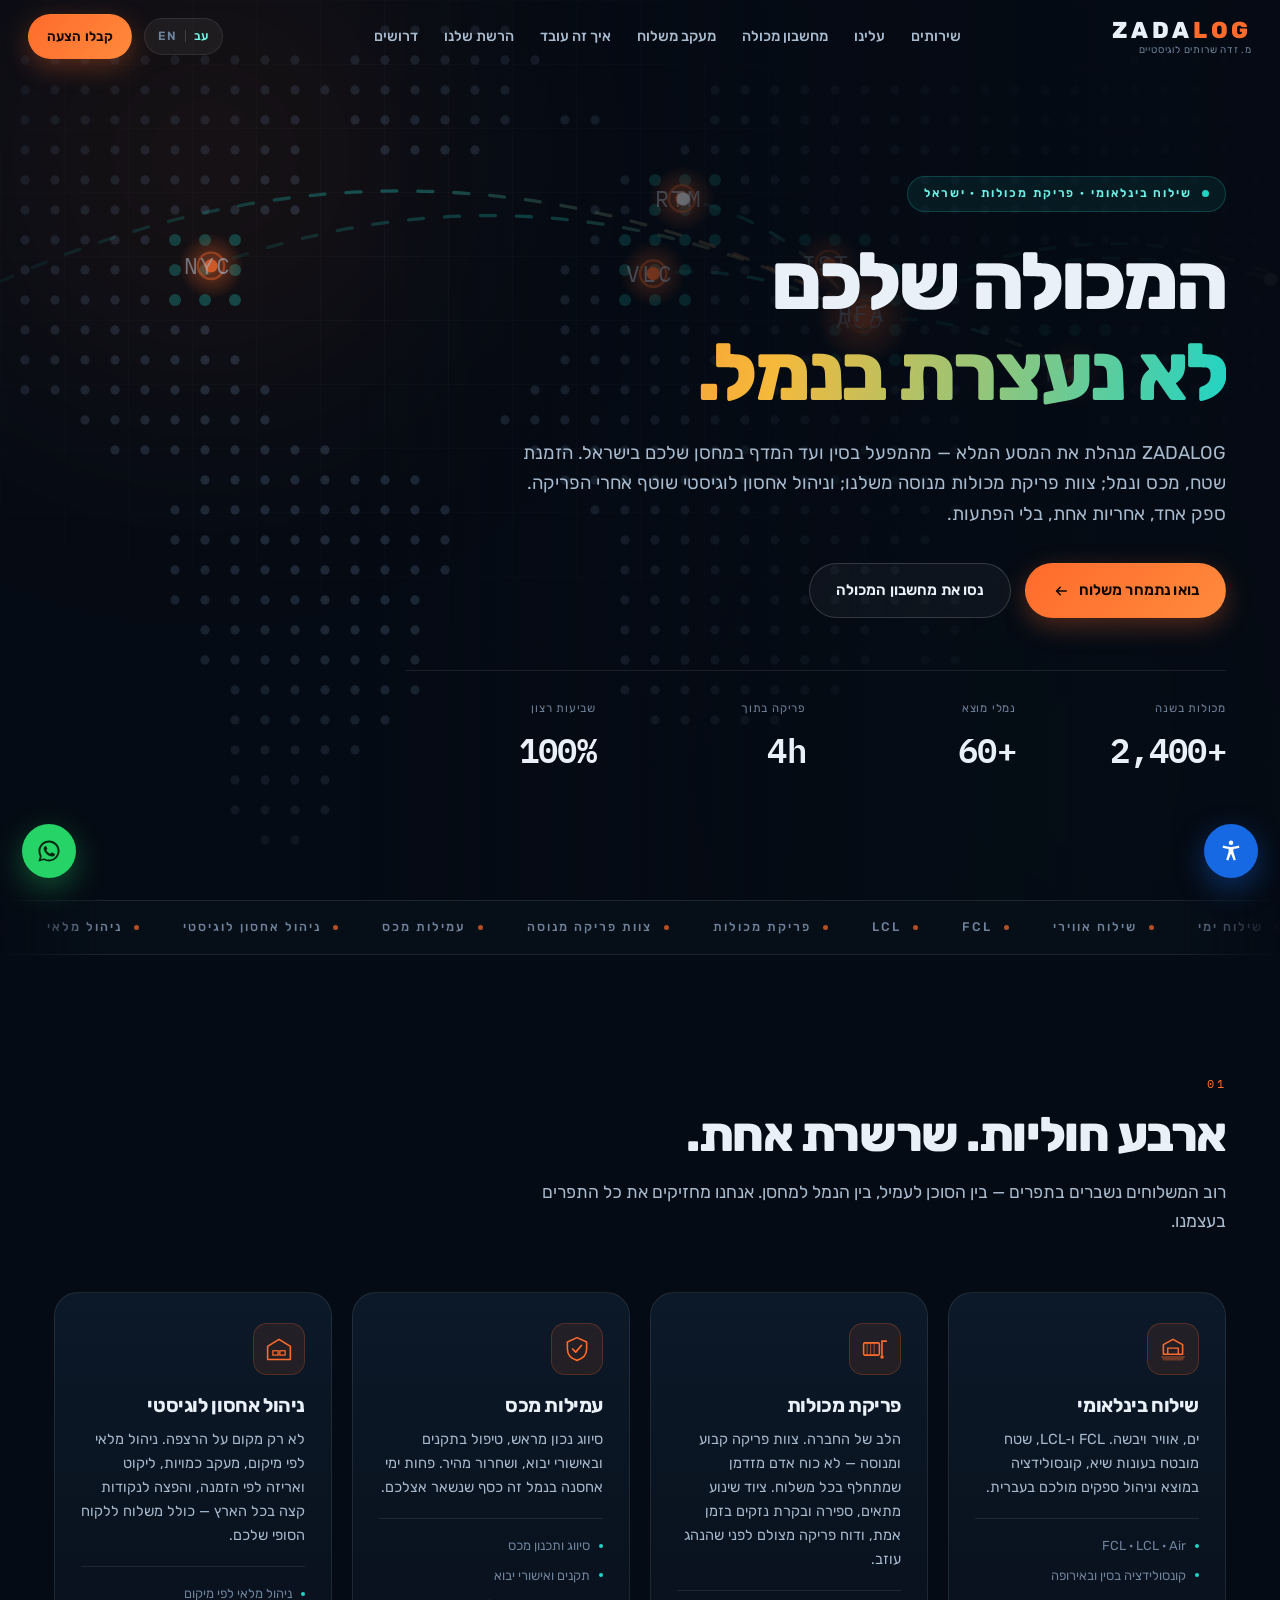
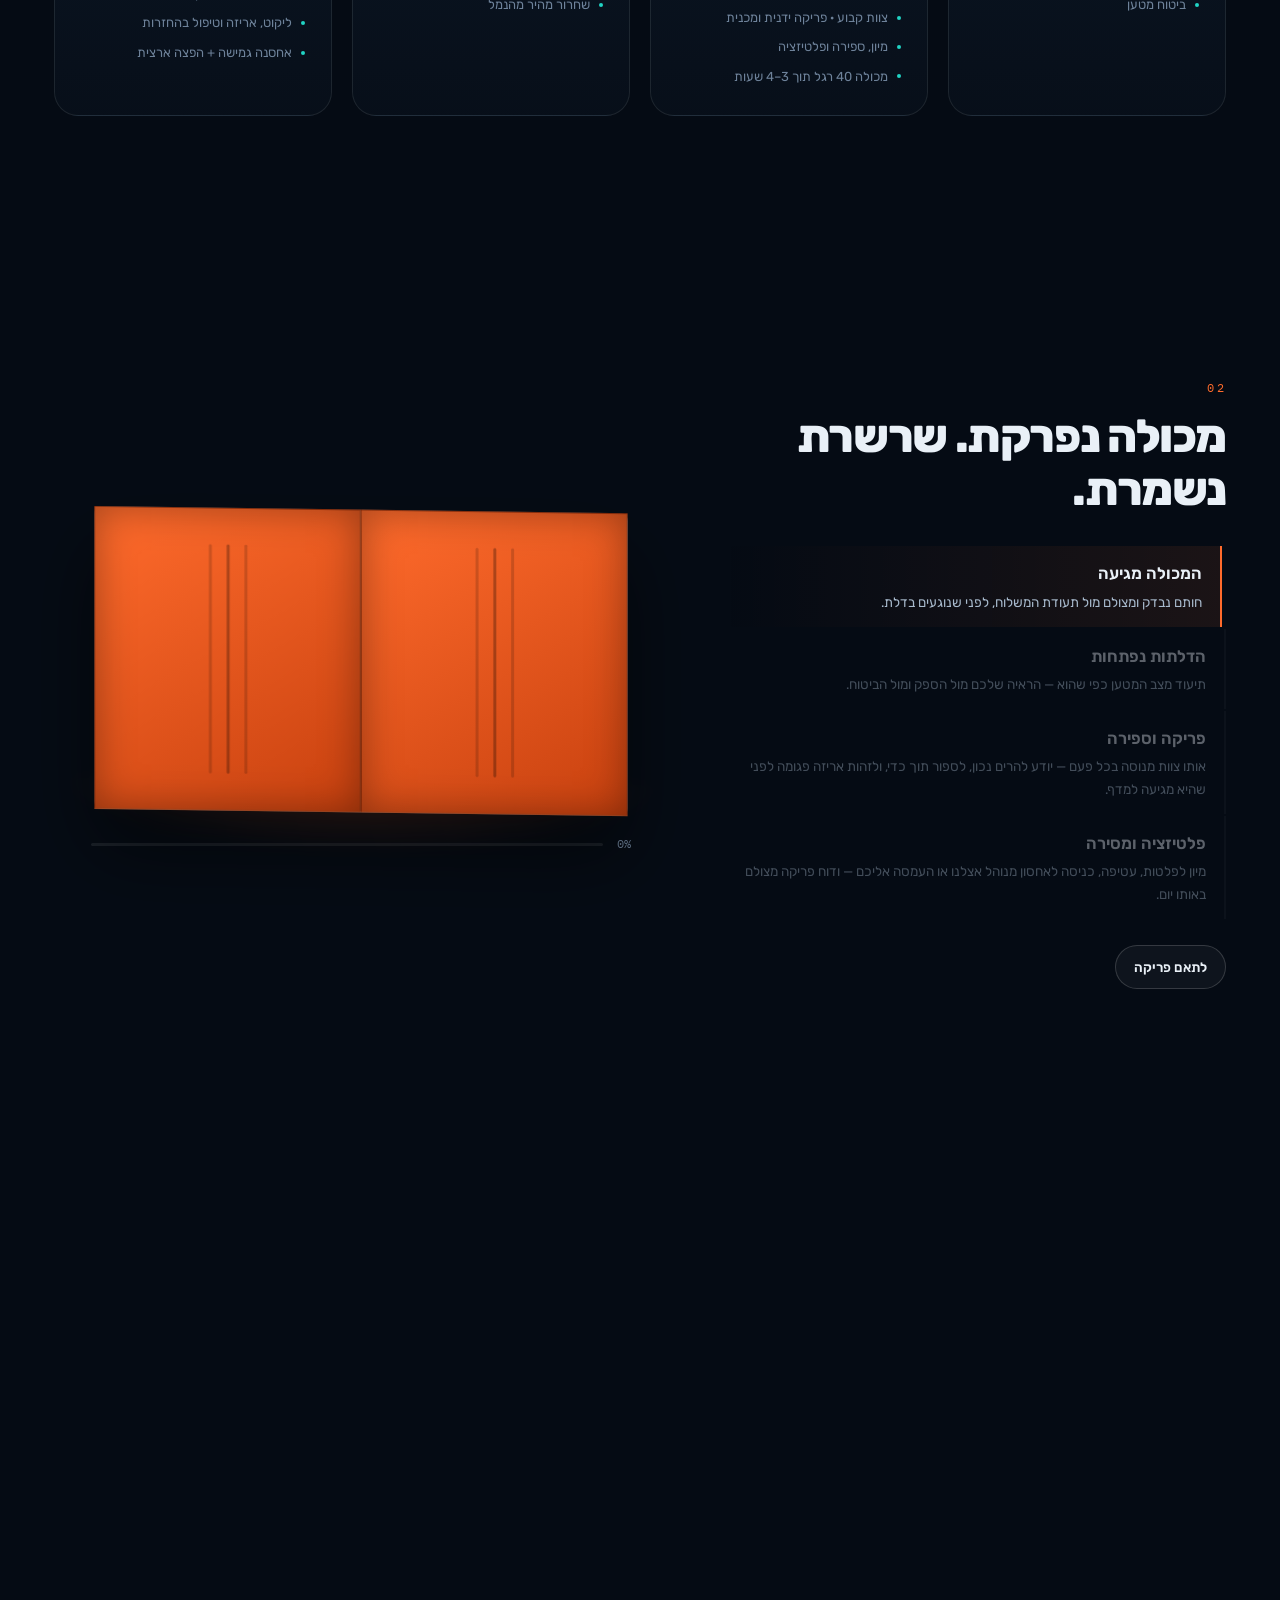
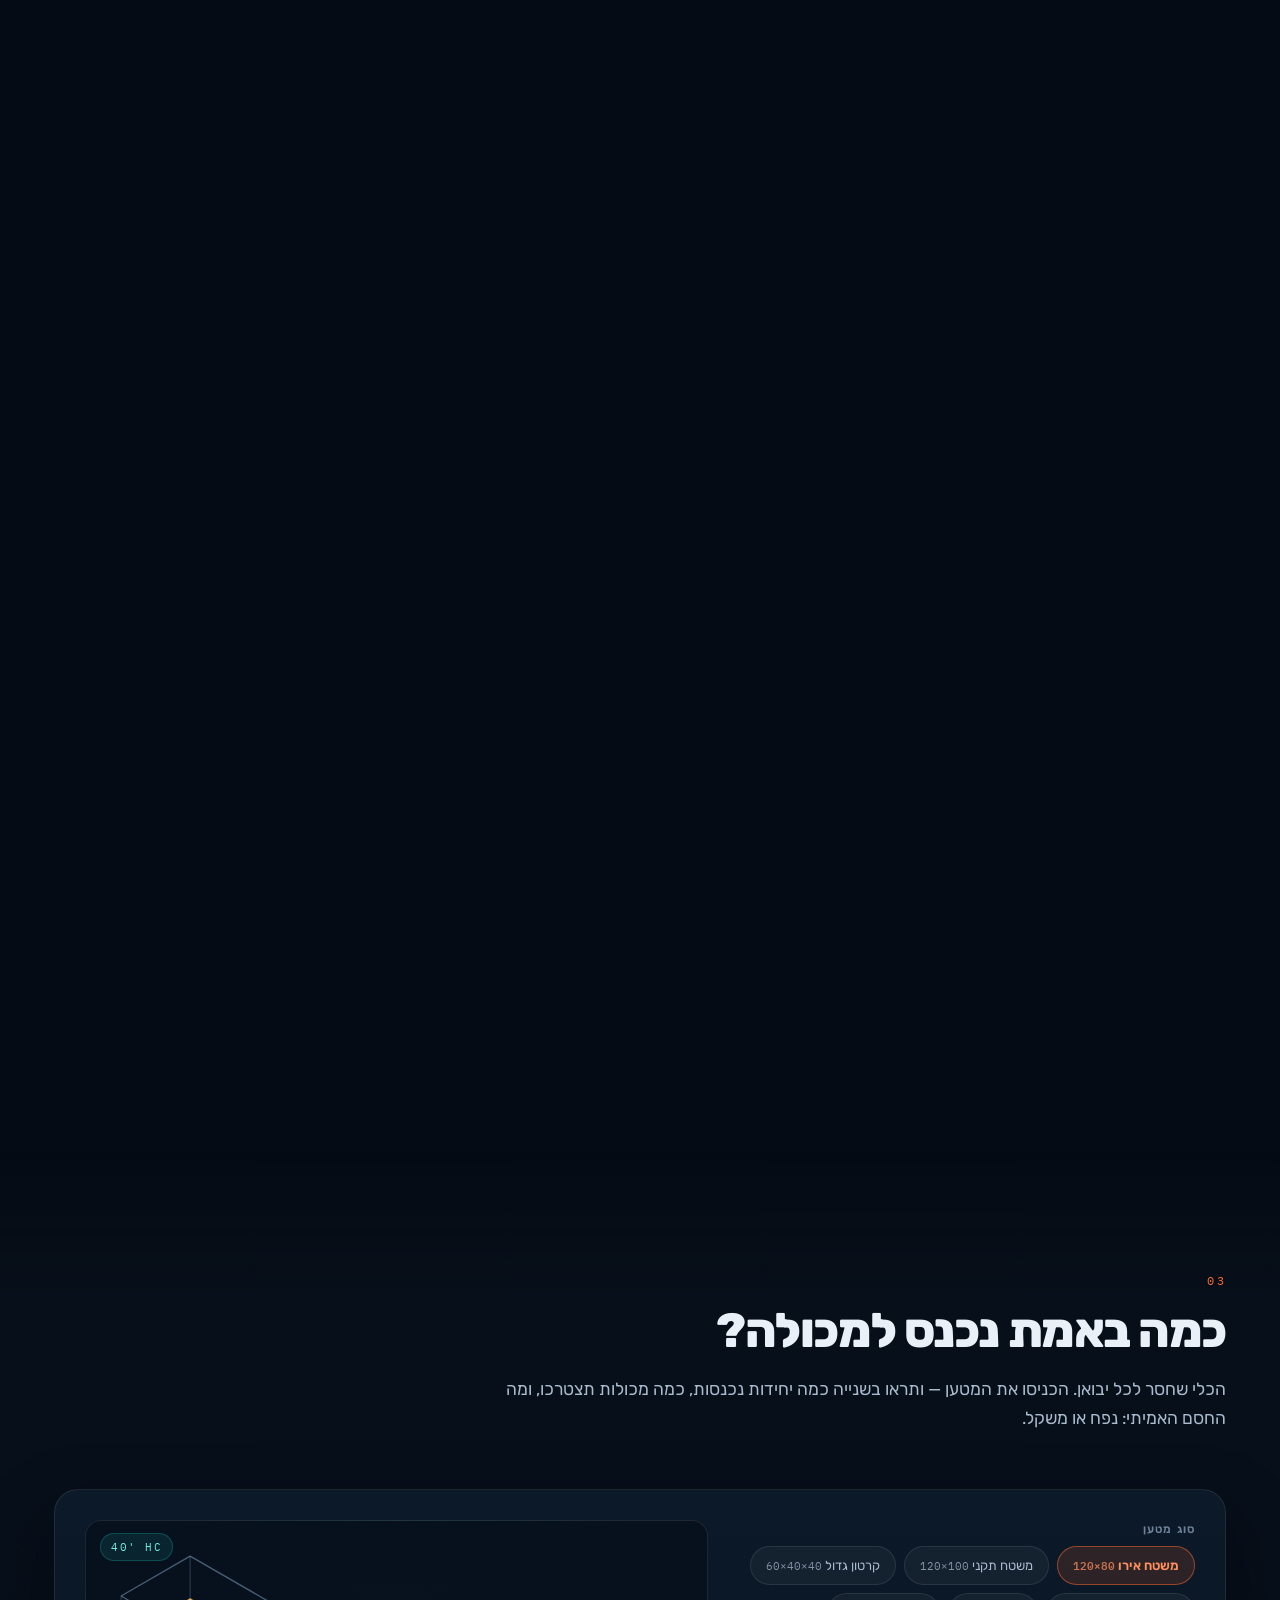
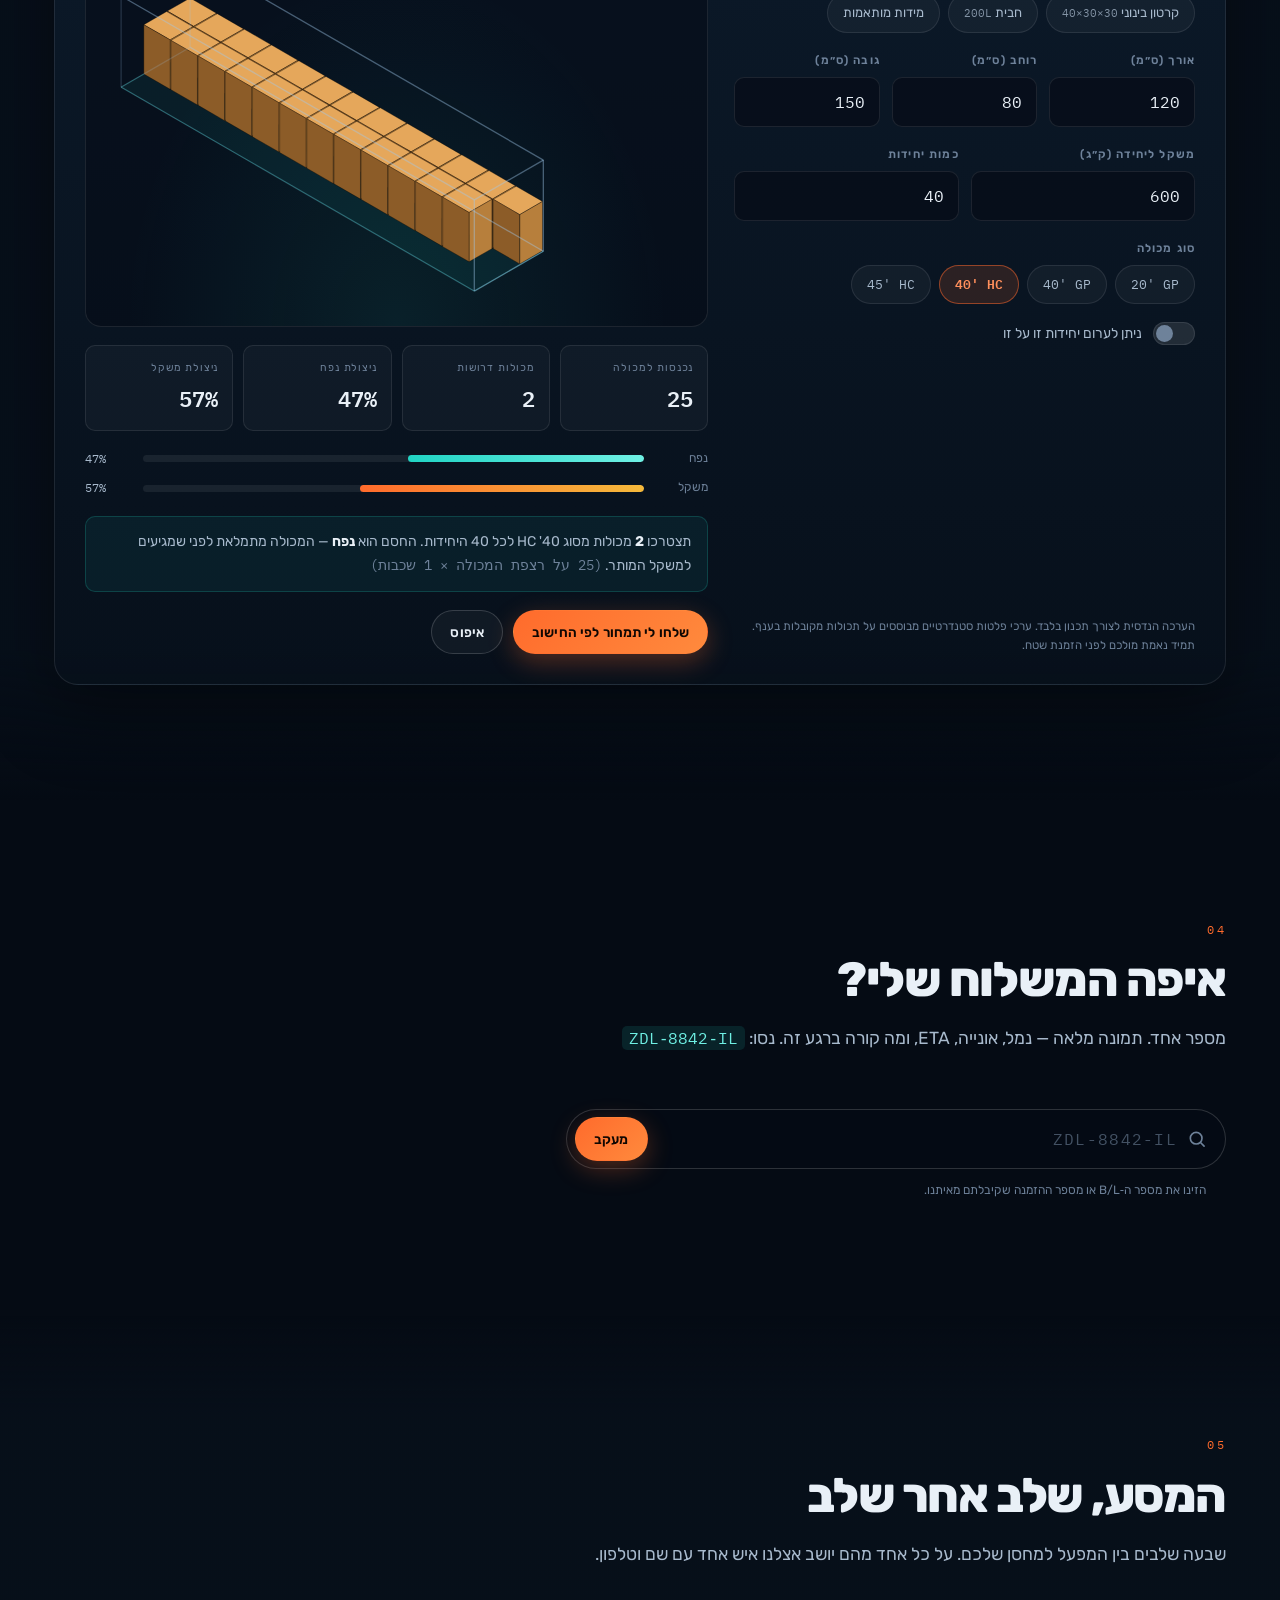
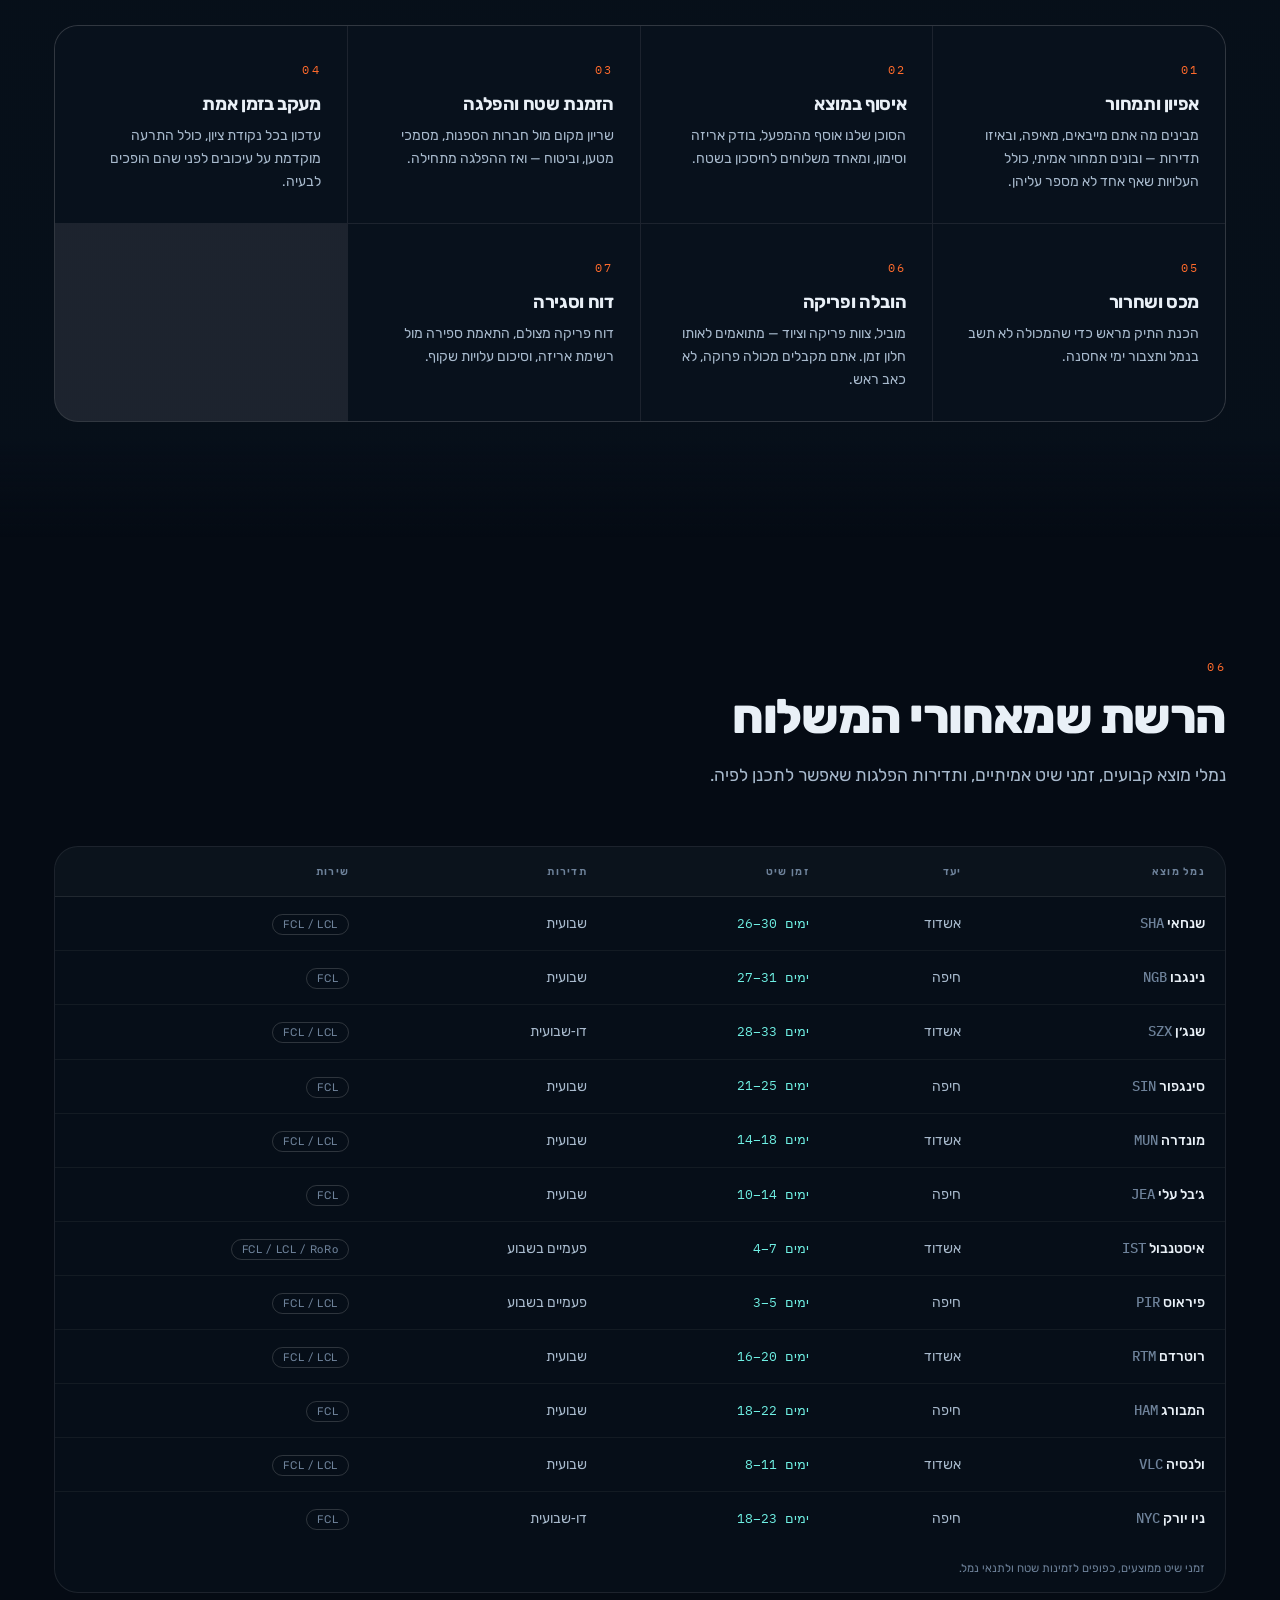
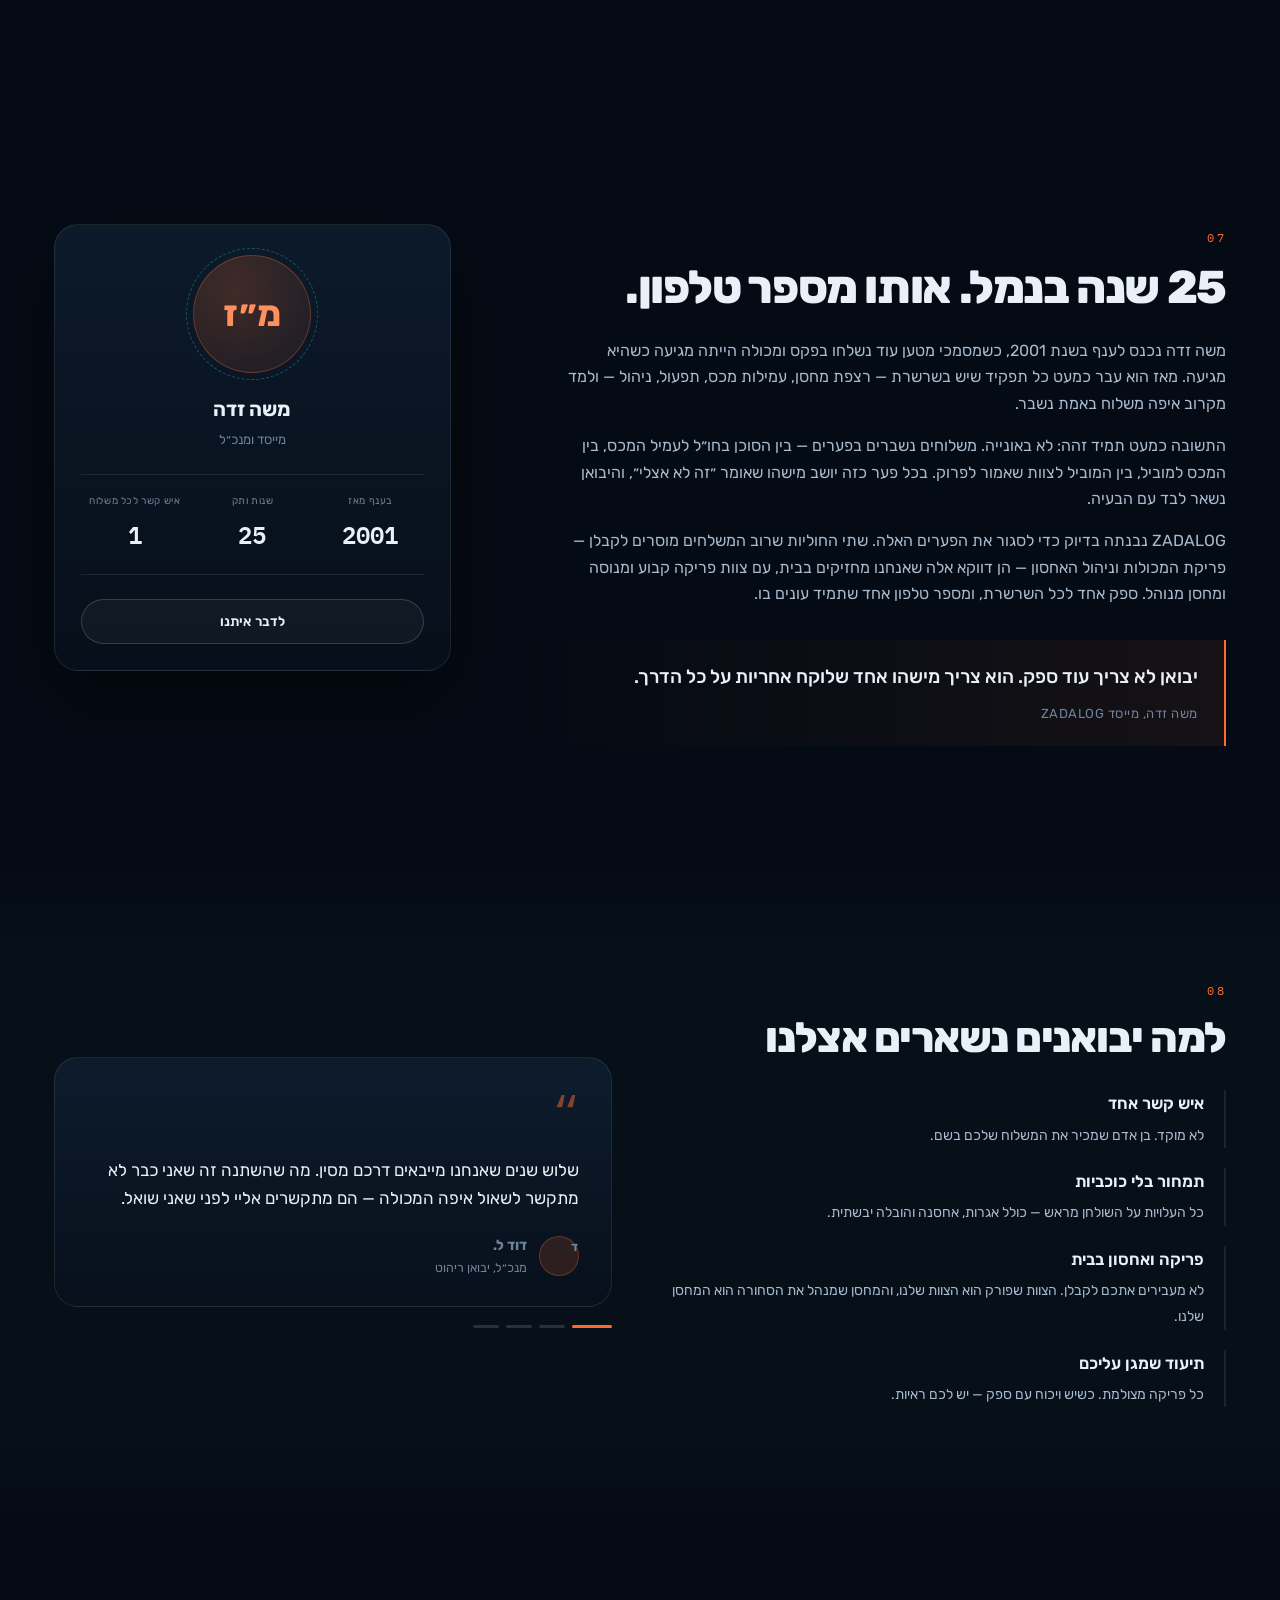
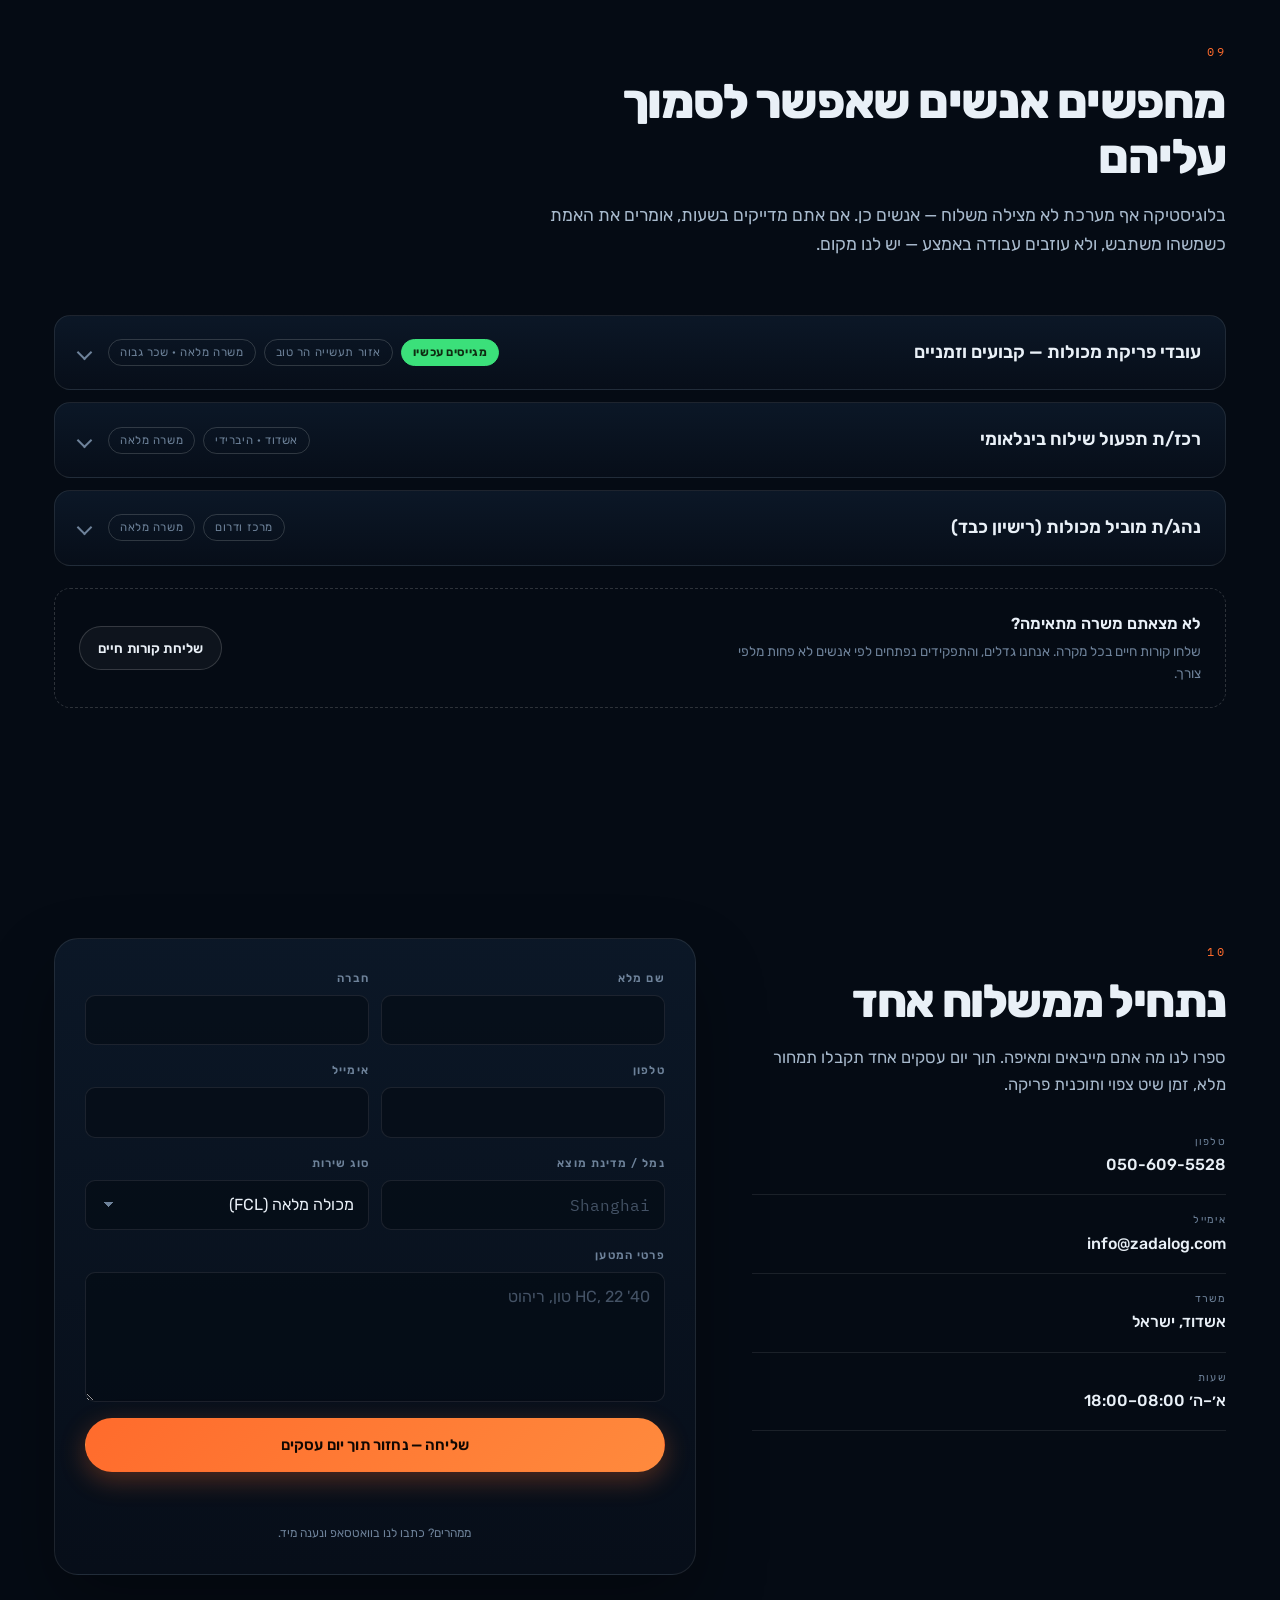
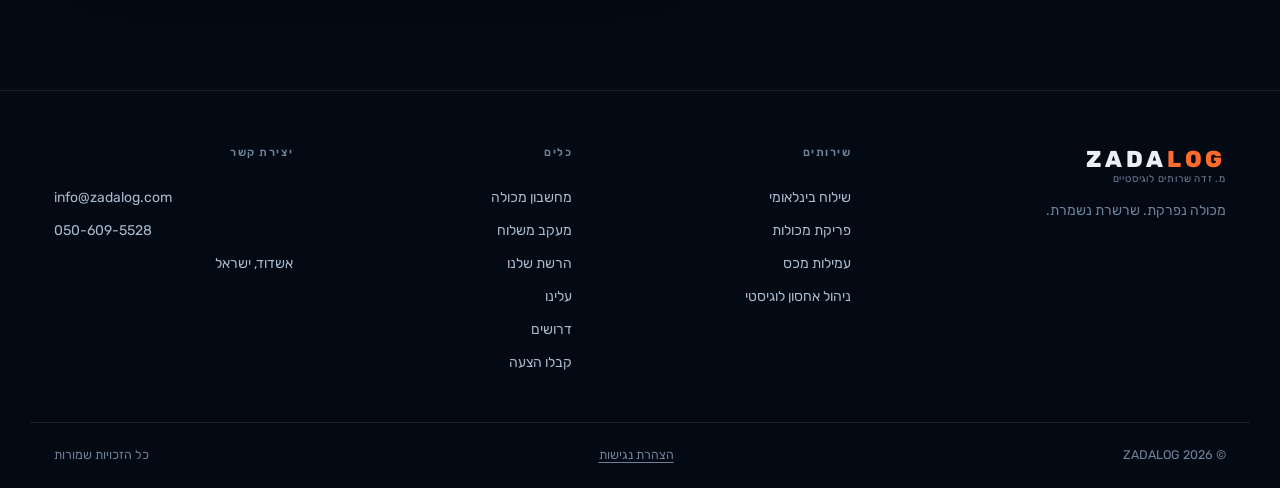
<file: index.html>
<!doctype html>
<html lang="he" dir="rtl">
<head>
<meta charset="utf-8">
<meta name="viewport" content="width=device-width, initial-scale=1, viewport-fit=cover">
<title>ZADALOG — שילוח בינלאומי ופריקת מכולות</title>
<meta name="description" content="ZADALOG — חברת לוגיסטיקה ישראלית. שילוח בינלאומי מקצה לקצה, צוות פריקת מכולות מנוסה, עמילות מכס וניהול אחסון לוגיסטי. מכולה נפרקת. שרשרת נשמרת.">
<meta name="theme-color" content="#050B14">
<link rel="icon" href="/assets/favicon.svg" type="image/svg+xml">
<link rel="canonical" href="https://zadalog.com/">

<meta property="og:type" content="website">
<meta property="og:site_name" content="ZADALOG">
<meta property="og:title" content="ZADALOG — שילוח בינלאומי ופריקת מכולות">
<meta property="og:description" content="ניהול שילוח בינלאומי מקצה לקצה, פריקת מכולות, עמילות מכס ואחסנה.">
<meta property="og:url" content="https://zadalog.com/">
<meta property="og:image" content="https://zadalog.com/assets/og.png">
<meta name="twitter:card" content="summary_large_image">

<link rel="preconnect" href="https://fonts.googleapis.com">
<link rel="preconnect" href="https://fonts.gstatic.com" crossorigin>
<link href="https://fonts.googleapis.com/css2?family=Rubik:wght@300;400;500;600;700;800;900&family=IBM+Plex+Mono:wght@400;500;600&display=swap" rel="stylesheet">
<link rel="stylesheet" href="/styles/main.css">

<script type="application/ld+json">
{
  "@context": "https://schema.org",
  "@type": "MovingCompany",
  "name": "ZADALOG",
  "alternateName": "זאדאלוג",
  "url": "https://zadalog.com",
  "description": "Israeli logistics company specialising in international freight forwarding and container unloading.",
  "areaServed": "IL",
  "knowsLanguage": ["he", "en"],
  "serviceType": ["International freight forwarding", "Container unloading", "Customs brokerage", "Warehousing"]
}
</script>
</head>
<body>

<a class="skip-link" href="#main" data-i18n="skip">דילוג לתוכן</a>

<!-- ============ GRAIN + AMBIENT ============ -->
<div class="ambient" aria-hidden="true">
  <div class="ambient__glow ambient__glow--a"></div>
  <div class="ambient__glow ambient__glow--b"></div>
  <div class="ambient__grid"></div>
</div>

<!-- ============ VOYAGE RAIL ============ -->
<nav class="voyage" aria-label="Voyage progress" aria-hidden="true">
  <div class="voyage__track">
    <div class="voyage__fill" id="voyageFill"></div>
    <div class="voyage__ship" id="voyageShip">
      <svg viewBox="0 0 24 24" width="16" height="16" aria-hidden="true"><path d="M3 17h18l-2 4H5l-2-4Zm2-2V9l7-4 7 4v6H5Z" fill="currentColor"/></svg>
    </div>
  </div>
  <ul class="voyage__ports" id="voyagePorts"></ul>
</nav>

<!-- ============ HEADER ============ -->
<header class="nav" id="nav">
  <a class="brand" href="#top" aria-label="ZADALOG">
    <span class="brand__text">
      <span class="brand__name">ZADA<em>LOG</em></span>
      <span class="brand__tag" data-i18n="brandTag">מ. זדה שרותים לוגיסטיים</span>
    </span>
  </a>

  <ul class="nav__links" id="navLinks">
    <li><a href="#services" data-i18n="navServices">שירותים</a></li>
    <li><a href="#about" data-i18n="navAbout">עלינו</a></li>
    <li><a href="#planner" data-i18n="navPlanner">מחשבון מכולה</a></li>
    <li><a href="#track" data-i18n="navTrack">מעקב משלוח</a></li>
    <li><a href="#process" data-i18n="navProcess">איך זה עובד</a></li>
    <li><a href="#network" data-i18n="navNetwork">הרשת שלנו</a></li>
    <li><a href="#careers" data-i18n="navJobs">דרושים</a></li>
  </ul>

  <div class="nav__actions">
    <button class="lang" id="langToggle" type="button" aria-label="Switch language">
      <span class="lang__opt is-on" data-lang="he">עב</span>
      <span class="lang__sep"></span>
      <span class="lang__opt" data-lang="en">EN</span>
    </button>
    <a class="btn btn--primary btn--sm" href="#contact" data-i18n="navCta">קבלו הצעה</a>
    <button class="burger" id="burger" type="button" aria-label="Menu" aria-expanded="false"><span></span><span></span><span></span></button>
  </div>
</header>

<main id="main">
<span id="top"></span>

<!-- ============ HERO ============ -->
<section class="hero" data-port="hero" data-port-he="נמל הבית" data-port-en="Home Port">
  <div class="hero__map" aria-hidden="true">
    <svg id="worldMap" viewBox="0 0 720 300" preserveAspectRatio="xMidYMid slice"></svg>
  </div>

  <div class="hero__inner">
    <div class="hero__copy">
      <div class="eyebrow reveal">
        <span class="eyebrow__pulse"></span>
        <span data-i18n="heroEyebrow">שילוח בינלאומי · פריקת מכולות · ישראל</span>
      </div>

      <h1 class="hero__title reveal" data-delay="1">
        <span class="line" data-i18n="heroT1">המכולה שלכם</span>
        <span class="line hero__title--accent" data-i18n="heroT2">לא נעצרת בנמל.</span>
      </h1>

      <p class="hero__sub reveal" data-delay="2" data-i18n="heroSub">
        ZADALOG מנהלת את המסע המלא — מהמפעל בסין ועד המדף במחסן שלכם בישראל. הזמנת שטח, מכס ונמל; צוות פריקת מכולות מנוסה משלנו; וניהול אחסון לוגיסטי שוטף אחרי הפריקה. ספק אחד, אחריות אחת, בלי הפתעות.
      </p>

      <div class="hero__cta reveal" data-delay="3">
        <a class="btn btn--primary" href="#contact">
          <span data-i18n="heroCta1">בואו נתמחר משלוח</span>
          <svg viewBox="0 0 24 24" width="18" height="18" aria-hidden="true"><path d="M5 12h13m0 0-5-5m5 5-5 5" fill="none" stroke="currentColor" stroke-width="2" stroke-linecap="round" stroke-linejoin="round"/></svg>
        </a>
        <a class="btn btn--ghost" href="#planner" data-i18n="heroCta2">נסו את מחשבון המכולה</a>
      </div>

      <dl class="hero__stats reveal" data-delay="4">
        <div><dt data-i18n="stat1">מכולות בשנה</dt><dd class="num" data-count="2400" data-suffix="+">0</dd></div>
        <div><dt data-i18n="stat2">נמלי מוצא</dt><dd class="num" data-count="60" data-suffix="+">0</dd></div>
        <div><dt data-i18n="stat3">פריקה בתוך</dt><dd class="num" data-count="4" data-suffix="h">0</dd></div>
        <div><dt data-i18n="stat4">שביעות רצון</dt><dd class="num" data-count="100" data-suffix="%">0</dd></div>
      </dl>
    </div>

  </div>

  <div class="hero__scroll" aria-hidden="true">
    <span data-i18n="scroll">גללו</span>
    <i></i>
  </div>
</section>

<!-- ============ MARQUEE ============ -->
<div class="marquee" aria-hidden="true">
  <div class="marquee__row" id="marqueeRow"></div>
</div>

<!-- ============ SERVICES ============ -->
<section class="section" id="services" data-port="services" data-port-he="שירותים" data-port-en="Services">
  <div class="wrap">
    <header class="sec-head reveal">
      <span class="sec-num">01</span>
      <h2 data-i18n="svcTitle">ארבע חוליות. שרשרת אחת.</h2>
      <p data-i18n="svcSub">רוב המשלוחים נשברים בתפרים — בין הסוכן לעמיל, בין הנמל למחסן. אנחנו מחזיקים את כל התפרים בעצמנו.</p>
    </header>

    <div class="svc-grid" id="svcGrid">
      <article class="svc reveal" data-svc="freight">
        <div class="svc__icon">
          <svg viewBox="0 0 32 32" aria-hidden="true"><path d="M2 24h28l-3 5H5l-3-5Z" fill="currentColor" opacity=".35"/><path d="M5 22V11l11-6 11 6v11H5Z" fill="none" stroke="currentColor" stroke-width="1.8" stroke-linejoin="round"/><path d="M10 22v-7h12v7" fill="none" stroke="currentColor" stroke-width="1.6"/></svg>
        </div>
        <h3 data-i18n="svc1t">שילוח בינלאומי</h3>
        <p data-i18n="svc1d">ים, אוויר ויבשה. FCL ו‑LCL, שטח מובטח בעונות שיא, קונסולידציה במוצא וניהול ספקים מולכם בעברית.</p>
        <ul class="svc__list">
          <li data-i18n="svc1a">FCL · LCL · Air</li>
          <li data-i18n="svc1b">קונסולידציה בסין ובאירופה</li>
          <li data-i18n="svc1c">ביטוח מטען</li>
        </ul>
      </article>

      <article class="svc reveal" data-delay="1" data-svc="unload">
        <div class="svc__icon">
          <svg viewBox="0 0 32 32" aria-hidden="true"><rect x="3" y="9" width="18" height="14" rx="1.5" fill="none" stroke="currentColor" stroke-width="1.8"/><path d="M7 9v14M11 9v14M15 9v14" stroke="currentColor" stroke-width="1.2" opacity=".6"/><path d="M24 23V7h5" fill="none" stroke="currentColor" stroke-width="1.8" stroke-linecap="round"/><circle cx="24" cy="25" r="2" fill="currentColor"/></svg>
        </div>
        <h3 data-i18n="svc2t">פריקת מכולות</h3>
        <p data-i18n="svc2d">הלב של החברה. צוות פריקה קבוע ומנוסה — לא כוח אדם מזדמן שמתחלף בכל משלוח. ציוד שינוע מתאים, ספירה ובקרת נזקים בזמן אמת, ודוח פריקה מצולם לפני שהנהג עוזב.</p>
        <ul class="svc__list">
          <li data-i18n="svc2a">צוות קבוע · פריקה ידנית ומכנית</li>
          <li data-i18n="svc2b">מיון, ספירה ופלטיזציה</li>
          <li data-i18n="svc2c">מכולה 40 רגל תוך 3–4 שעות</li>
        </ul>
      </article>

      <article class="svc reveal" data-delay="2" data-svc="customs">
        <div class="svc__icon">
          <svg viewBox="0 0 32 32" aria-hidden="true"><path d="M16 3l11 5v8c0 7-4.6 11-11 13C9.6 27 5 23 5 16V8l11-5Z" fill="none" stroke="currentColor" stroke-width="1.8" stroke-linejoin="round"/><path d="M11 16l3.5 3.5L21 12" fill="none" stroke="currentColor" stroke-width="2" stroke-linecap="round" stroke-linejoin="round"/></svg>
        </div>
        <h3 data-i18n="svc3t">עמילות מכס</h3>
        <p data-i18n="svc3d">סיווג נכון מראש, טיפול בתקנים ובאישורי יבוא, ושחרור מהיר. פחות ימי אחסנה בנמל זה כסף שנשאר אצלכם.</p>
        <ul class="svc__list">
          <li data-i18n="svc3a">סיווג ותכנון מכס</li>
          <li data-i18n="svc3b">תקנים ואישורי יבוא</li>
          <li data-i18n="svc3c">שחרור מהיר מהנמל</li>
        </ul>
      </article>

      <article class="svc reveal" data-delay="3" data-svc="warehouse">
        <div class="svc__icon">
          <svg viewBox="0 0 32 32" aria-hidden="true"><path d="M3 13l13-8 13 8v15H3V13Z" fill="none" stroke="currentColor" stroke-width="1.8" stroke-linejoin="round"/><rect x="9" y="18" width="6" height="5" fill="none" stroke="currentColor" stroke-width="1.4"/><rect x="17" y="18" width="6" height="5" fill="none" stroke="currentColor" stroke-width="1.4"/></svg>
        </div>
        <h3 data-i18n="svc4t">ניהול אחסון לוגיסטי</h3>
        <p data-i18n="svc4d">לא רק מקום על הרצפה. ניהול מלאי לפי מיקום, מעקב כמויות, ליקוט ואריזה לפי הזמנה, והפצה לנקודות קצה בכל הארץ — כולל משלוח ללקוח הסופי שלכם.</p>
        <ul class="svc__list">
          <li data-i18n="svc4a">ניהול מלאי לפי מיקום</li>
          <li data-i18n="svc4b">ליקוט, אריזה וטיפול בהחזרות</li>
          <li data-i18n="svc4c">אחסנה גמישה + הפצה ארצית</li>
        </ul>
      </article>
    </div>
  </div>
</section>

<!-- ============ UNLOAD SCENE ============ -->
<section class="unload" id="unload" data-port="unload" data-port-he="פריקה" data-port-en="Unloading">
  <div class="unload__sticky">
    <div class="wrap unload__grid">
      <div class="unload__copy">
        <span class="sec-num">02</span>
        <h2 data-i18n="unTitle">מכולה נפרקת. שרשרת נשמרת.</h2>
        <ol class="unload__steps" id="unloadSteps">
          <li data-step="0"><b data-i18n="un1t">המכולה מגיעה</b><span data-i18n="un1d">חותם נבדק ומצולם מול תעודת המשלוח, לפני שנוגעים בדלת.</span></li>
          <li data-step="1"><b data-i18n="un2t">הדלתות נפתחות</b><span data-i18n="un2d">תיעוד מצב המטען כפי שהוא — הראיה שלכם מול הספק ומול הביטוח.</span></li>
          <li data-step="2"><b data-i18n="un3t">פריקה וספירה</b><span data-i18n="un3d">אותו צוות מנוסה בכל פעם — יודע להרים נכון, לספור תוך כדי, ולזהות אריזה פגומה לפני שהיא מגיעה למדף.</span></li>
          <li data-step="3"><b data-i18n="un4t">פלטיזציה ומסירה</b><span data-i18n="un4d">מיון לפלטות, עטיפה, כניסה לאחסון מנוהל אצלנו או העמסה אליכם — ודוח פריקה מצולם באותו יום.</span></li>
        </ol>
        <a class="btn btn--ghost btn--sm" href="#contact" data-i18n="unCta">לתאם פריקה</a>
      </div>

      <div class="unload__stage" aria-hidden="true">
        <div class="cont" id="contScene">
          <div class="cont__body">
            <div class="cont__corr"></div>
            <div class="cont__label" dir="ltr"><span>ZADA</span><span class="cont__code">4 5 8 2 1 9 0</span></div>
          </div>
          <div class="cont__door cont__door--l"><i></i></div>
          <div class="cont__door cont__door--r"><i></i></div>
          <div class="cont__cargo" id="contCargo"></div>
          <div class="cont__floor"></div>
        </div>
        <div class="unload__progress"><span id="unloadPct">0%</span><i><b id="unloadBar"></b></i></div>
      </div>
    </div>
  </div>
  <div class="unload__spacer"></div>
</section>

<!-- ============ CONTAINER PLANNER ============ -->
<section class="section section--alt" id="planner" data-port="planner" data-port-he="מחשבון" data-port-en="Planner">
  <div class="wrap">
    <header class="sec-head reveal">
      <span class="sec-num">03</span>
      <h2 data-i18n="plTitle">כמה באמת נכנס למכולה?</h2>
      <p data-i18n="plSub">הכלי שחסר לכל יבואן. הכניסו את המטען — ותראו בשנייה כמה יחידות נכנסות, כמה מכולות תצטרכו, ומה החסם האמיתי: נפח או משקל.</p>
    </header>

    <div class="planner reveal">
      <div class="planner__form">
        <div class="field">
          <label data-i18n="plCargo">סוג מטען</label>
          <div class="chips" id="cargoChips"></div>
        </div>

        <div class="field-row">
          <div class="field"><label data-i18n="plLen">אורך (ס״מ)</label><input type="number" id="inLen" min="1" max="1300" value="120"></div>
          <div class="field"><label data-i18n="plWid">רוחב (ס״מ)</label><input type="number" id="inWid" min="1" max="235" value="80"></div>
          <div class="field"><label data-i18n="plHei">גובה (ס״מ)</label><input type="number" id="inHei" min="1" max="269" value="150"></div>
        </div>

        <div class="field-row">
          <div class="field"><label data-i18n="plWgt">משקל ליחידה (ק״ג)</label><input type="number" id="inWgt" min="0.1" step="0.1" value="600"></div>
          <div class="field"><label data-i18n="plQty">כמות יחידות</label><input type="number" id="inQty" min="1" max="99999" value="40"></div>
        </div>

        <div class="field">
          <label data-i18n="plCont">סוג מכולה</label>
          <div class="chips chips--cont" id="contChips"></div>
        </div>

        <label class="switch">
          <input type="checkbox" id="inStack" checked>
          <span class="switch__ui"></span>
          <span data-i18n="plStack">ניתן לערום יחידות זו על זו</span>
        </label>

        <p class="planner__note" data-i18n="plNote">הערכה הנדסית לצורך תכנון בלבד. ערכי פלטות סטנדרטיים מבוססים על תכולות מקובלות בענף. תמיד נאמת מולכם לפני הזמנת שטח.</p>
      </div>

      <div class="planner__out">
        <div class="planner__viz">
          <svg id="isoBox" viewBox="0 0 460 300" aria-hidden="true"></svg>
          <div class="planner__vizTag" id="vizTag">40' HC</div>
        </div>

        <div class="kpis">
          <div class="kpi"><span class="kpi__l" data-i18n="kpi1">נכנסות למכולה</span><span class="kpi__v" id="kFit">—</span></div>
          <div class="kpi"><span class="kpi__l" data-i18n="kpi2">מכולות דרושות</span><span class="kpi__v" id="kCont">—</span></div>
          <div class="kpi"><span class="kpi__l" data-i18n="kpi3">ניצולת נפח</span><span class="kpi__v" id="kVol">—</span></div>
          <div class="kpi"><span class="kpi__l" data-i18n="kpi4">ניצולת משקל</span><span class="kpi__v" id="kWgt">—</span></div>
        </div>

        <div class="bars">
          <div class="bar"><span data-i18n="barVol">נפח</span><i><b id="barVol"></b></i><em id="barVolTxt">0%</em></div>
          <div class="bar"><span data-i18n="barWgt">משקל</span><i><b id="barWgt" class="is-w"></b></i><em id="barWgtTxt">0%</em></div>
        </div>

        <div class="verdict" id="verdict"></div>

        <div class="planner__actions">
          <button class="btn btn--primary btn--sm" id="plQuote" type="button" data-i18n="plQuoteBtn">שלחו לי תמחור לפי החישוב</button>
          <button class="btn btn--ghost btn--sm" id="plReset" type="button" data-i18n="plResetBtn">איפוס</button>
        </div>
      </div>
    </div>
  </div>
</section>

<!-- ============ TRACK ============ -->
<section class="section" id="track" data-port="track" data-port-he="מעקב" data-port-en="Tracking">
  <div class="wrap">
    <header class="sec-head reveal">
      <span class="sec-num">04</span>
      <h2 data-i18n="trTitle">איפה המשלוח שלי?</h2>
      <p data-i18n="trSub">מספר אחד. תמונה מלאה — נמל, אונייה, ETA, ומה קורה ברגע זה. נסו: <code>ZDL‑8842‑IL</code></p>
    </header>

    <form class="track reveal" id="trackForm" autocomplete="off">
      <div class="track__bar">
        <svg viewBox="0 0 24 24" width="20" height="20" aria-hidden="true"><circle cx="11" cy="11" r="7" fill="none" stroke="currentColor" stroke-width="2"/><path d="m16.5 16.5 4 4" stroke="currentColor" stroke-width="2" stroke-linecap="round"/></svg>
        <input id="trackInput" type="text" placeholder="ZDL-8842-IL" aria-label="Tracking number" value="">
        <button class="btn btn--primary btn--sm" type="submit" data-i18n="trBtn">מעקב</button>
      </div>
      <div class="track__hint" id="trackHint" data-i18n="trHint">הזינו את מספר ה‑B/L או מספר ההזמנה שקיבלתם מאיתנו.</div>
    </form>

    <div class="result" id="trackResult" hidden>
      <div class="result__head">
        <div>
          <span class="result__id" id="rId">—</span>
          <span class="result__badge" id="rStatus">—</span>
        </div>
        <div class="result__eta"><span data-i18n="trEta">הגעה משוערת</span><b id="rEta">—</b></div>
      </div>

      <div class="result__route">
        <div class="result__port"><b id="rFrom">—</b><span data-i18n="trFrom">מוצא</span></div>
        <div class="result__line"><i><b id="rProg"></b></i><span class="result__vessel" id="rVessel">—</span></div>
        <div class="result__port result__port--end"><b id="rTo">—</b><span data-i18n="trTo">יעד</span></div>
      </div>

      <ul class="steps" id="rSteps"></ul>

      <div class="result__meta" id="rMeta"></div>
    </div>
  </div>
</section>

<!-- ============ PROCESS ============ -->
<section class="section section--alt" id="process" data-port="process" data-port-he="תהליך" data-port-en="Process">
  <div class="wrap">
    <header class="sec-head reveal">
      <span class="sec-num">05</span>
      <h2 data-i18n="prTitle">המסע, שלב אחר שלב</h2>
      <p data-i18n="prSub">שבעה שלבים בין המפעל למחסן שלכם. על כל אחד מהם יושב אצלנו איש אחד עם שם וטלפון.</p>
    </header>

    <ol class="proc" id="proc">
      <li class="proc__item reveal"><span class="proc__n">01</span><h3 data-i18n="pr1t">אפיון ותמחור</h3><p data-i18n="pr1d">מבינים מה אתם מייבאים, מאיפה, ובאיזו תדירות — ובונים תמחור אמיתי, כולל העלויות שאף אחד לא מספר עליהן.</p></li>
      <li class="proc__item reveal" data-delay="1"><span class="proc__n">02</span><h3 data-i18n="pr2t">איסוף במוצא</h3><p data-i18n="pr2d">הסוכן שלנו אוסף מהמפעל, בודק אריזה וסימון, ומאחד משלוחים לחיסכון בשטח.</p></li>
      <li class="proc__item reveal" data-delay="2"><span class="proc__n">03</span><h3 data-i18n="pr3t">הזמנת שטח והפלגה</h3><p data-i18n="pr3d">שריון מקום מול חברות הספנות, מסמכי מטען, וביטוח — ואז ההפלגה מתחילה.</p></li>
      <li class="proc__item reveal" data-delay="3"><span class="proc__n">04</span><h3 data-i18n="pr4t">מעקב בזמן אמת</h3><p data-i18n="pr4d">עדכון בכל נקודת ציון, כולל התרעה מוקדמת על עיכובים לפני שהם הופכים לבעיה.</p></li>
      <li class="proc__item reveal"><span class="proc__n">05</span><h3 data-i18n="pr5t">מכס ושחרור</h3><p data-i18n="pr5d">הכנת התיק מראש כדי שהמכולה לא תשב בנמל ותצבור ימי אחסנה.</p></li>
      <li class="proc__item reveal" data-delay="1"><span class="proc__n">06</span><h3 data-i18n="pr6t">הובלה ופריקה</h3><p data-i18n="pr6d">מוביל, צוות פריקה וציוד — מתואמים לאותו חלון זמן. אתם מקבלים מכולה פרוקה, לא כאב ראש.</p></li>
      <li class="proc__item reveal" data-delay="2"><span class="proc__n">07</span><h3 data-i18n="pr7t">דוח וסגירה</h3><p data-i18n="pr7d">דוח פריקה מצולם, התאמת ספירה מול רשימת אריזה, וסיכום עלויות שקוף.</p></li>
    </ol>
  </div>
</section>

<!-- ============ NETWORK ============ -->
<section class="section" id="network" data-port="network" data-port-he="רשת" data-port-en="Network">
  <div class="wrap">
    <header class="sec-head reveal">
      <span class="sec-num">06</span>
      <h2 data-i18n="ntTitle">הרשת שמאחורי המשלוח</h2>
      <p data-i18n="ntSub">נמלי מוצא קבועים, זמני שיט אמיתיים, ותדירות הפלגות שאפשר לתכנן לפיה.</p>
    </header>

    <div class="net reveal">
      <table class="net__table">
        <thead>
          <tr>
            <th data-i18n="ntC1">נמל מוצא</th>
            <th data-i18n="ntC2">יעד</th>
            <th data-i18n="ntC3">זמן שיט</th>
            <th data-i18n="ntC4">תדירות</th>
            <th data-i18n="ntC5">שירות</th>
          </tr>
        </thead>
        <tbody id="netBody"></tbody>
      </table>
      <p class="net__note" data-i18n="ntNote">זמני שיט ממוצעים, כפופים לזמינות שטח ולתנאי נמל.</p>
    </div>
  </div>
</section>

<!-- ============ ABOUT ============ -->
<section class="section about" id="about" data-port="about" data-port-he="עלינו" data-port-en="About">
  <div class="wrap">
    <div class="ab">
      <div class="ab__copy reveal">
        <span class="sec-num">07</span>
        <h2 data-i18n="abTitle">25 שנה בנמל. אותו מספר טלפון.</h2>
        <p data-i18n="abP1">משה זדה נכנס לענף בשנת 2001, כשמסמכי מטען עוד נשלחו בפקס ומכולה הייתה מגיעה כשהיא מגיעה. מאז הוא עבר כמעט כל תפקיד שיש בשרשרת — רצפת מחסן, עמילות מכס, תפעול, ניהול — ולמד מקרוב איפה משלוח באמת נשבר.</p>
        <p data-i18n="abP2">התשובה כמעט תמיד זהה: לא באונייה. משלוחים נשברים בפערים — בין הסוכן בחו״ל לעמיל המכס, בין המכס למוביל, בין המוביל לצוות שאמור לפרוק. בכל פער כזה יושב מישהו שאומר ״זה לא אצלי״, והיבואן נשאר לבד עם הבעיה.</p>
        <p data-i18n="abP3">ZADALOG נבנתה בדיוק כדי לסגור את הפערים האלה. שתי החוליות שרוב המשלחים מוסרים לקבלן — פריקת המכולות וניהול האחסון — הן דווקא אלה שאנחנו מחזיקים בבית, עם צוות פריקה קבוע ומנוסה ומחסן מנוהל. ספק אחד לכל השרשרת, ומספר טלפון אחד שתמיד עונים בו.</p>

        <blockquote class="ab__quote">
          <p data-i18n="abQuote">יבואן לא צריך עוד ספק. הוא צריך מישהו אחד שלוקח אחריות על כל הדרך.</p>
          <cite data-i18n="abQuoteWho">משה זדה, מייסד ZADALOG</cite>
        </blockquote>
      </div>

      <aside class="ab__card reveal" data-delay="1">
        <div class="ab__portrait" aria-hidden="true">
          <span class="ab__mono">מ״ז</span>
          <span class="ab__ring"></span>
        </div>
        <b class="ab__name" data-i18n="abName">משה זדה</b>
        <span class="ab__role" data-i18n="abRole">מייסד ומנכ״ל</span>

        <dl class="ab__facts">
          <div><dt data-i18n="abF1">בענף מאז</dt><dd class="num">2001</dd></div>
          <div><dt data-i18n="abF2">שנות ותק</dt><dd class="num">25</dd></div>
          <div><dt data-i18n="abF3">איש קשר לכל משלוח</dt><dd class="num">1</dd></div>
        </dl>

        <a class="btn btn--ghost btn--sm btn--full" href="#contact" data-i18n="abCta">לדבר איתנו</a>
      </aside>
    </div>
  </div>
</section>

<!-- ============ WHY ============ -->
<section class="section section--alt" id="why" data-port="why" data-port-he="למה אנחנו" data-port-en="Why us">
  <div class="wrap">
    <div class="why">
      <div class="why__copy reveal">
        <span class="sec-num">08</span>
        <h2 data-i18n="whTitle">למה יבואנים נשארים אצלנו</h2>
        <ul class="why__list">
          <li><b data-i18n="wh1t">איש קשר אחד</b><span data-i18n="wh1d">לא מוקד. בן אדם שמכיר את המשלוח שלכם בשם.</span></li>
          <li><b data-i18n="wh2t">תמחור בלי כוכביות</b><span data-i18n="wh2d">כל העלויות על השולחן מראש — כולל אגרות, אחסנה והובלה יבשתית.</span></li>
          <li><b data-i18n="wh3t">פריקה ואחסון בבית</b><span data-i18n="wh3d">לא מעבירים אתכם לקבלן. הצוות שפורק הוא הצוות שלנו, והמחסן שמנהל את הסחורה הוא המחסן שלנו.</span></li>
          <li><b data-i18n="wh4t">תיעוד שמגן עליכם</b><span data-i18n="wh4d">כל פריקה מצולמת. כשיש ויכוח עם ספק — יש לכם ראיות.</span></li>
        </ul>
      </div>

      <div class="quotes reveal" data-delay="1">
        <div class="quotes__viewport" id="quotesViewport"></div>
        <div class="quotes__nav" id="quotesNav"></div>
      </div>
    </div>
  </div>
</section>

<!-- ============ CAREERS ============ -->
<section class="section careers" id="careers" data-port="careers" data-port-he="דרושים" data-port-en="Careers">
  <div class="wrap">
    <header class="sec-head reveal">
      <span class="sec-num">09</span>
      <h2 data-i18n="jbTitle">מחפשים אנשים שאפשר לסמוך עליהם</h2>
      <p data-i18n="jbSub">בלוגיסטיקה אף מערכת לא מצילה משלוח — אנשים כן. אם אתם מדייקים בשעות, אומרים את האמת כשמשהו משתבש, ולא עוזבים עבודה באמצע — יש לנו מקום.</p>
    </header>

    <div class="jobs" id="jobsList" aria-live="polite"></div>
    <p class="jobs__empty" id="jobsEmpty" hidden data-i18n="jbEmpty">אין כרגע משרות פתוחות. שלחו קורות חיים ל‑info@zadalog.com ונשמור אתכם אצלנו.</p>

    <div class="jobs__cta reveal">
      <div>
        <b data-i18n="jbSpecT">לא מצאתם משרה מתאימה?</b>
        <span data-i18n="jbSpecD">שלחו קורות חיים בכל מקרה. אנחנו גדלים, והתפקידים נפתחים לפי אנשים לא פחות מלפי צורך.</span>
      </div>
      <a class="btn btn--ghost btn--sm" id="jbOpenApply" href="#" data-i18n="jbSpecBtn">שליחת קורות חיים</a>
    </div>
  </div>
</section>

<!-- ============ CONTACT ============ -->
<section class="section contact" id="contact" data-port="contact" data-port-he="יצירת קשר" data-port-en="Contact">
  <div class="wrap contact__grid">
    <div class="contact__copy reveal">
      <span class="sec-num">10</span>
      <h2 data-i18n="ctTitle">נתחיל ממשלוח אחד</h2>
      <p data-i18n="ctSub">ספרו לנו מה אתם מייבאים ומאיפה. תוך יום עסקים אחד תקבלו תמחור מלא, זמן שיט צפוי ותוכנית פריקה.</p>

      <ul class="contact__meta">
        <li><span data-i18n="ctPhone">טלפון</span><a href="tel:+972506095528" dir="ltr" data-ct="phone">050-609-5528</a></li>
        <li><span data-i18n="ctMail">אימייל</span><a href="mailto:info@zadalog.com" dir="ltr" data-ct="email">info@zadalog.com</a></li>
        <li><span data-i18n="ctAddr">משרד</span><b data-i18n="ctAddrV" data-ct="address">אשדוד, ישראל</b></li>
        <li><span data-i18n="ctHours">שעות</span><b data-i18n="ctHoursV" data-ct="hours">א׳–ה׳ 08:00–18:00</b></li>
      </ul>
    </div>

    <form class="form reveal" data-delay="1" id="quoteForm" novalidate>
      <div class="field-row">
        <div class="field"><label for="fName" data-i18n="fName">שם מלא</label><input id="fName" name="name" required></div>
        <div class="field"><label for="fCompany" data-i18n="fCompany">חברה</label><input id="fCompany" name="company"></div>
      </div>
      <div class="field-row">
        <div class="field"><label for="fPhone" data-i18n="fPhone">טלפון</label><input id="fPhone" name="phone" inputmode="tel" required></div>
        <div class="field"><label for="fEmail" data-i18n="fEmail">אימייל</label><input id="fEmail" name="email" type="email" required></div>
      </div>
      <div class="field-row">
        <div class="field"><label for="fOrigin" data-i18n="fOrigin">נמל / מדינת מוצא</label><input id="fOrigin" name="origin" placeholder="Shanghai"></div>
        <div class="field">
          <label for="fType" data-i18n="fType">סוג שירות</label>
          <select id="fType" name="service">
            <option value="fcl" data-i18n="fOpt1">מכולה מלאה (FCL)</option>
            <option value="lcl" data-i18n="fOpt2">משלוח מאוחד (LCL)</option>
            <option value="air" data-i18n="fOpt3">שילוח אווירי</option>
            <option value="unload" data-i18n="fOpt4">פריקת מכולה בלבד</option>
            <option value="full" data-i18n="fOpt5">ניהול מקצה לקצה</option>
          </select>
        </div>
      </div>
      <div class="field"><label for="fMsg" data-i18n="fMsg">פרטי המטען</label><textarea id="fMsg" name="message" rows="4" placeholder="40' HC, 22 טון, ריהוט"></textarea></div>

      <button class="btn btn--primary btn--full" type="submit" data-i18n="fSubmit">שליחה — נחזור תוך יום עסקים</button>
      <div class="form__status" id="formStatus" role="status"></div>
      <p class="form__alt" data-i18n="fAlt">ממהרים? כתבו לנו בוואטסאפ ונענה מיד.</p>
    </form>
  </div>
</section>

</main>

<!-- ============ FOOTER ============ -->
<footer class="foot">
  <div class="wrap foot__grid">
    <div>
      <div class="brand brand--foot">
        <span class="brand__text"><span class="brand__name">ZADA<em>LOG</em></span>
        <span class="brand__tag" data-i18n="brandTag">מ. זדה שרותים לוגיסטיים</span></span>
      </div>
      <p class="foot__line" data-i18n="footLine">מכולה נפרקת. שרשרת נשמרת.</p>
    </div>

    <nav class="foot__nav" aria-label="Footer">
      <h4 data-i18n="footSvc">שירותים</h4>
      <a href="#services" data-i18n="svc1t">שילוח בינלאומי</a>
      <a href="#unload" data-i18n="svc2t">פריקת מכולות</a>
      <a href="#services" data-i18n="svc3t">עמילות מכס</a>
      <a href="#services" data-i18n="svc4t">ניהול אחסון לוגיסטי</a>
    </nav>

    <nav class="foot__nav" aria-label="Tools">
      <h4 data-i18n="footTools">כלים</h4>
      <a href="#planner" data-i18n="navPlanner">מחשבון מכולה</a>
      <a href="#track" data-i18n="navTrack">מעקב משלוח</a>
      <a href="#network" data-i18n="navNetwork">הרשת שלנו</a>
      <a href="#about" data-i18n="navAbout">עלינו</a>
      <a href="#careers" data-i18n="navJobs">דרושים</a>
      <a href="#contact" data-i18n="navCta">קבלו הצעה</a>
    </nav>

    <div class="foot__contact">
      <h4 data-i18n="footContact">יצירת קשר</h4>
      <a href="mailto:info@zadalog.com" dir="ltr" data-ct="email">info@zadalog.com</a>
      <a href="tel:+972506095528" dir="ltr" data-ct="phone">050-609-5528</a>
      <span data-i18n="ctAddrV" data-ct="address">אשדוד, ישראל</span>
    </div>
  </div>

  <div class="wrap foot__bar">
    <span>© <span id="year">2026</span> ZADALOG</span>
    <a href="/accessibility" data-i18n="footA11y" style="text-decoration:underline;text-underline-offset:3px">הצהרת נגישות</a>
    <span data-i18n="footRights">כל הזכויות שמורות</span>
  </div>
</footer>

<a class="wa" id="waBtn" href="https://wa.me/972506095528" target="_blank" rel="noopener" aria-label="WhatsApp">
  <svg viewBox="0 0 32 32" width="26" height="26" aria-hidden="true"><path fill="currentColor" d="M16 3C8.8 3 3 8.8 3 16c0 2.3.6 4.5 1.7 6.4L3 29l6.8-1.8c1.9 1 4 1.6 6.2 1.6 7.2 0 13-5.8 13-13S23.2 3 16 3Zm0 23.6c-2 0-3.9-.5-5.5-1.5l-.4-.2-4 1.1 1.1-3.9-.3-.4A10.5 10.5 0 0 1 5.4 16C5.4 10.2 10.2 5.4 16 5.4S26.6 10.2 26.6 16 21.8 26.6 16 26.6Zm5.9-7.9c-.3-.2-1.9-.9-2.2-1s-.5-.2-.7.2c-.2.3-.8 1-1 1.2-.2.2-.4.2-.7.1-.3-.2-1.4-.5-2.6-1.6-1-.9-1.6-1.9-1.8-2.3-.2-.3 0-.5.1-.7l.5-.6c.2-.2.2-.3.3-.5.1-.2 0-.4 0-.6l-1-2.3c-.2-.6-.5-.5-.7-.5h-.6c-.2 0-.6.1-.9.4-.3.3-1.2 1.2-1.2 2.8s1.2 3.3 1.4 3.5c.2.2 2.4 3.7 5.8 5.1.8.4 1.5.6 2 .7.8.3 1.6.2 2.2.1.7-.1 2-.8 2.2-1.6.3-.8.3-1.5.2-1.6-.1-.2-.3-.3-.6-.4Z"/></svg>
</a>

<script src="/scripts/data.js"></script>
<script src="/scripts/content.js"></script>
<script src="/scripts/i18n.js"></script>
<script src="/scripts/worldmap.js"></script>
<script src="/scripts/planner.js"></script>
<script src="/scripts/tracking.js"></script>
<script src="/scripts/careers.js"></script>
<script src="/scripts/main.js"></script>
<script src="/scripts/a11y.js"></script>
</body>
</html>
</file>
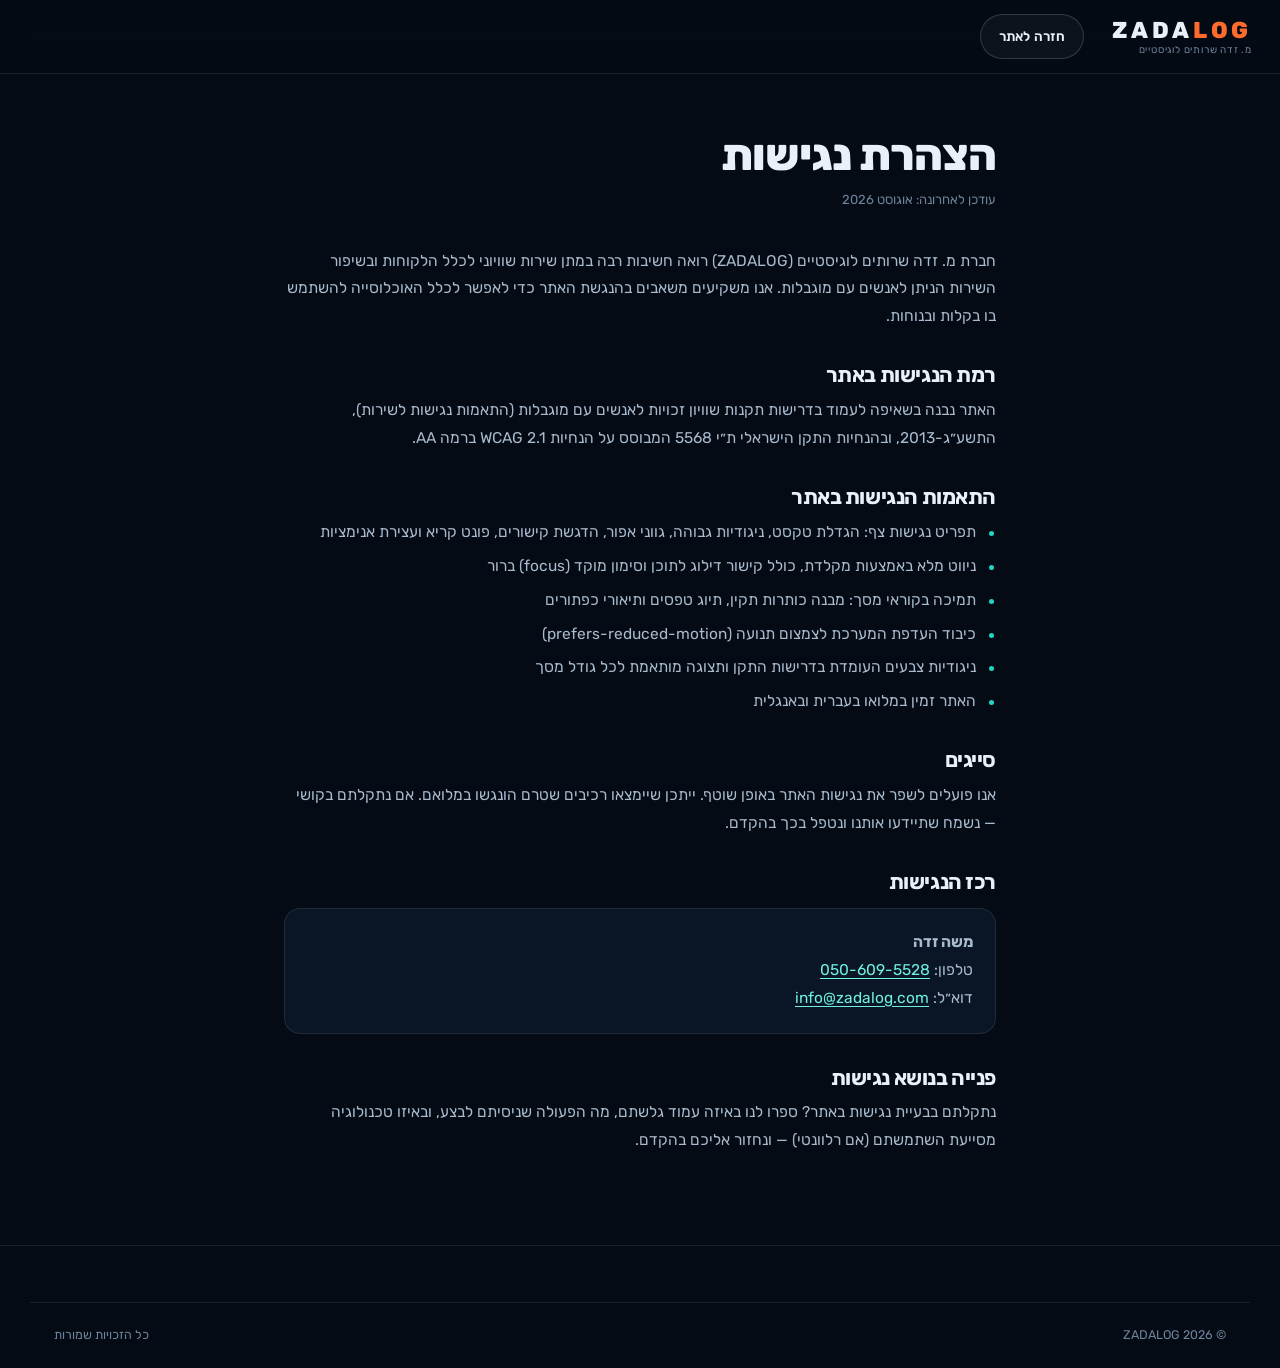
<file: accessibility.html>
<!doctype html>
<html lang="he" dir="rtl">
<head>
<meta charset="utf-8">
<meta name="viewport" content="width=device-width, initial-scale=1">
<title>הצהרת נגישות — ZADALOG</title>
<meta name="description" content="הצהרת הנגישות של אתר ZADALOG — מ. זדה שרותים לוגיסטיים.">
<link rel="icon" href="/assets/favicon.svg" type="image/svg+xml">
<link rel="preconnect" href="https://fonts.googleapis.com">
<link rel="preconnect" href="https://fonts.gstatic.com" crossorigin>
<link href="https://fonts.googleapis.com/css2?family=Rubik:wght@400;500;600;800&display=swap" rel="stylesheet">
<link rel="stylesheet" href="/styles/main.css">
<style>
.doc{ max-width:760px; margin-inline:auto; padding:130px 24px 90px; position:relative; z-index:1; }
.doc h1{ font-size:clamp(30px,5vw,44px); font-weight:800; letter-spacing:-.02em; margin-block-end:8px; }
.doc .date{ font-size:13px; color:var(--ink-3); margin-block-end:36px; }
.doc h2{ font-size:21px; font-weight:700; margin-block:32px 10px; }
.doc p, .doc li{ color:var(--ink-2); font-size:15.5px; line-height:1.8; }
.doc ul{ padding-inline-start:2px; display:flex; flex-direction:column; gap:6px; margin-block:10px; }
.doc ul li{ padding-inline-start:18px; position:relative; }
.doc ul li::before{ content:''; position:absolute; inset-inline-start:0; inset-block-start:12px; width:5px; height:5px; border-radius:50%; background:var(--teal); }
.doc a{ color:var(--teal-2); text-decoration:underline; text-underline-offset:3px; }
.doc .box{ background:rgba(17,35,54,.5); border:1px solid var(--line); border-radius:var(--r); padding:20px 22px; margin-block-start:14px; }
</style>
</head>
<body>
<header class="nav is-stuck">
  <a class="brand" href="/" aria-label="ZADALOG — חזרה לעמוד הבית">
    <span class="brand__text">
      <span class="brand__name">ZADA<em>LOG</em></span>
      <span class="brand__tag">מ. זדה שרותים לוגיסטיים</span>
    </span>
  </a>
  <div class="nav__actions"><a class="btn btn--ghost btn--sm" href="/">חזרה לאתר</a></div>
</header>

<main class="doc" id="main">
  <h1>הצהרת נגישות</h1>
  <p class="date">עודכן לאחרונה: אוגוסט 2026</p>

  <p>חברת מ. זדה שרותים לוגיסטיים (ZADALOG) רואה חשיבות רבה במתן שירות שוויוני לכלל הלקוחות
  ובשיפור השירות הניתן לאנשים עם מוגבלות. אנו משקיעים משאבים בהנגשת האתר כדי לאפשר
  לכלל האוכלוסייה להשתמש בו בקלות ובנוחות.</p>

  <h2>רמת הנגישות באתר</h2>
  <p>האתר נבנה בשאיפה לעמוד בדרישות תקנות שוויון זכויות לאנשים עם מוגבלות (התאמות נגישות לשירות),
  התשע״ג-2013, ובהנחיות התקן הישראלי ת״י 5568 המבוסס על הנחיות WCAG 2.1 ברמה AA.</p>

  <h2>התאמות הנגישות באתר</h2>
  <ul>
    <li>תפריט נגישות צף: הגדלת טקסט, ניגודיות גבוהה, גווני אפור, הדגשת קישורים, פונט קריא ועצירת אנימציות</li>
    <li>ניווט מלא באמצעות מקלדת, כולל קישור דילוג לתוכן וסימון מוקד (focus) ברור</li>
    <li>תמיכה בקוראי מסך: מבנה כותרות תקין, תיוג טפסים ותיאורי כפתורים</li>
    <li>כיבוד העדפת המערכת לצמצום תנועה (prefers-reduced-motion)</li>
    <li>ניגודיות צבעים העומדת בדרישות התקן ותצוגה מותאמת לכל גודל מסך</li>
    <li>האתר זמין במלואו בעברית ובאנגלית</li>
  </ul>

  <h2>סייגים</h2>
  <p>אנו פועלים לשפר את נגישות האתר באופן שוטף. ייתכן שיימצאו רכיבים שטרם הונגשו במלואם.
  אם נתקלתם בקושי — נשמח שתיידעו אותנו ונטפל בכך בהקדם.</p>

  <h2>רכז הנגישות</h2>
  <div class="box">
    <p><b>משה זדה</b><br>
    טלפון: <a href="tel:+972506095528" dir="ltr">050-609-5528</a><br>
    דוא״ל: <a href="mailto:info@zadalog.com" dir="ltr">info@zadalog.com</a></p>
  </div>

  <h2>פנייה בנושא נגישות</h2>
  <p>נתקלתם בבעיית נגישות באתר? ספרו לנו באיזה עמוד גלשתם, מה הפעולה שניסיתם לבצע,
  ובאיזו טכנולוגיה מסייעת השתמשתם (אם רלוונטי) — ונחזור אליכם בהקדם.</p>
</main>

<footer class="foot"><div class="wrap foot__bar">
  <span>© <span id="year">2026</span> ZADALOG</span><span>כל הזכויות שמורות</span>
</div></footer>
<script>document.getElementById('year').textContent = new Date().getFullYear();</script>
</body>
</html>
</file>
<file: styles/main.css>
/* ==========================================================================
   ZADALOG — night-port design system
   ========================================================================== */

:root{
  /* surface */
  --bg:        #050B14;
  --bg-2:      #08111C;
  --surf:      #0C1826;
  --surf-2:    #112336;
  --line:      rgba(255,255,255,.09);
  --line-2:    rgba(255,255,255,.16);

  /* ink */
  --ink:       #E9F0F7;
  --ink-2:     #A8BACD;
  --ink-3:     #6E829A;

  /* accent */
  --orange:    #FF6B2C;
  --orange-2:  #FF8F5C;
  --teal:      #21D4C4;
  --teal-2:    #6FF0E4;
  --gold:      #F5B93B;

  /* type */
  --f-sans: 'Rubik', system-ui, -apple-system, 'Segoe UI', sans-serif;
  --f-mono: 'IBM Plex Mono', ui-monospace, 'SF Mono', Menlo, monospace;

  /* metrics */
  --wrap: 1220px;
  --r-sm: 10px;
  --r:    16px;
  --r-lg: 24px;
  --nav-h: 74px;

  --ease: cubic-bezier(.22,1,.36,1);
  --ease-io: cubic-bezier(.65,0,.35,1);
}

*,*::before,*::after{ box-sizing:border-box; }

html{ scroll-behavior:smooth; -webkit-text-size-adjust:100%; }
@media (prefers-reduced-motion:reduce){ html{ scroll-behavior:auto; } }

body{
  margin:0;
  background:var(--bg);
  color:var(--ink);
  font-family:var(--f-sans);
  font-weight:400;
  font-size:16px;
  line-height:1.65;
  -webkit-font-smoothing:antialiased;
  overflow-x:hidden;
}

h1,h2,h3,h4,figure,blockquote{ margin:0; }
h1,h2,h3,h4{ font-weight:700; line-height:1.14; letter-spacing:-.02em; }
p{ margin:0; }
ul,ol,dl{ margin:0; padding:0; list-style:none; }
a{ color:inherit; text-decoration:none; }
button,input,select,textarea{ font:inherit; color:inherit; }
img,svg{ display:block; max-width:100%; }
code{ font-family:var(--f-mono); font-size:.9em; background:rgba(33,212,196,.12); color:var(--teal-2); padding:.12em .45em; border-radius:5px; }

.num,.mono{ font-family:var(--f-mono); font-variant-numeric:tabular-nums; }

.skip-link{
  position:fixed; inset-block-start:-100px; inset-inline-start:12px; z-index:999;
  background:var(--orange); color:#0A0A0A; padding:10px 18px; border-radius:0 0 10px 10px; font-weight:600;
}
.skip-link:focus{ inset-block-start:0; }

:focus-visible{ outline:2px solid var(--teal); outline-offset:3px; border-radius:6px; }

.wrap{ width:100%; max-width:var(--wrap); margin-inline:auto; padding-inline:24px; }

/* ==========================================================================
   Ambient background
   ========================================================================== */
.ambient{ position:fixed; inset:0; z-index:0; pointer-events:none; overflow:hidden; }
.ambient__glow{ position:absolute; border-radius:50%; filter:blur(120px); opacity:.5; }
.ambient__glow--a{ width:60vw; height:60vw; background:radial-gradient(circle,rgba(255,107,44,.22),transparent 70%); inset-block-start:-18vw; inset-inline-end:-14vw; }
.ambient__glow--b{ width:52vw; height:52vw; background:radial-gradient(circle,rgba(33,212,196,.16),transparent 70%); inset-block-end:-16vw; inset-inline-start:-12vw; }
.ambient__grid{
  position:absolute; inset:0;
  background-image:linear-gradient(rgba(255,255,255,.028) 1px,transparent 1px),
                   linear-gradient(90deg,rgba(255,255,255,.028) 1px,transparent 1px);
  background-size:64px 64px;
  mask-image:radial-gradient(ellipse 90% 70% at 50% 30%,#000 20%,transparent 80%);
}

/* ==========================================================================
   Voyage rail
   ========================================================================== */
.voyage{
  position:fixed; inset-block-start:50%; transform:translateY(-50%);
  inset-inline-start:20px; z-index:40;
  display:flex; gap:12px; align-items:stretch;
  pointer-events:none;
  opacity:0; visibility:hidden; transition:opacity .5s var(--ease), visibility .5s;
}
.voyage.is-live{ opacity:1; visibility:visible; }
.voyage__track{ position:relative; width:2px; background:rgba(255,255,255,.1); border-radius:2px; min-height:230px; }
.voyage__fill{ position:absolute; inset-block-start:0; inset-inline:0; height:0; background:linear-gradient(180deg,var(--teal),var(--orange)); border-radius:2px; }
.voyage__ship{
  position:absolute; inset-inline-start:50%; inset-block-start:0;
  transform:translate(-50%,-50%);
  width:26px; height:26px; border-radius:50%;
  background:var(--bg-2); border:1px solid var(--line-2);
  display:grid; place-items:center; color:var(--orange);
  box-shadow:0 0 0 4px rgba(5,11,20,.9), 0 6px 20px rgba(255,107,44,.35);
}
.voyage__ports{ display:flex; flex-direction:column; justify-content:space-between; }
.voyage__ports li{
  font-size:10.5px; letter-spacing:.1em; text-transform:uppercase;
  color:var(--ink-3); white-space:nowrap; transition:color .3s, opacity .3s; opacity:.55;
}
.voyage__ports li.is-on{ color:var(--teal-2); opacity:1; }
@media (max-width:1560px){ .voyage__ports{ display:none; } }
@media (max-width:1100px){ .voyage{ display:none; } }

/* ==========================================================================
   Header
   ========================================================================== */
.nav{
  position:fixed; inset-block-start:0; inset-inline:0; z-index:100;
  height:var(--nav-h);
  display:flex; align-items:center; gap:28px;
  padding-inline:28px;
  transition:background .35s, backdrop-filter .35s, border-color .35s;
  border-block-end:1px solid transparent;
}
.nav.is-stuck{
  background:rgba(5,11,20,.82);
  backdrop-filter:blur(18px) saturate(140%);
  -webkit-backdrop-filter:blur(18px) saturate(140%);
  border-block-end-color:var(--line);
}

.brand{ display:flex; align-items:center; gap:11px; flex-shrink:0; }
.brand__text{ display:flex; flex-direction:column; line-height:1.05; }
.brand__name{ font-weight:800; font-size:23px; letter-spacing:.16em; direction:ltr; unicode-bidi:isolate; }
[dir="rtl"] .brand__name{ text-align:right; }
.brand__name em{ font-style:normal; color:var(--orange); }
.brand__tag{ font-size:10px; letter-spacing:.08em; color:var(--ink-3); text-transform:uppercase; white-space:nowrap; margin-block-start:3px; }

.nav__links{ display:flex; gap:26px; margin-inline:auto; }
.nav__links a{
  font-size:14.5px; color:var(--ink-2); font-weight:500; position:relative; padding-block:6px;
  transition:color .25s;
}
.nav__links a::after{
  content:''; position:absolute; inset-block-end:0; inset-inline-start:0; width:0; height:1.5px;
  background:var(--orange); transition:width .3s var(--ease);
}
.nav__links a:hover{ color:var(--ink); }
.nav__links a:hover::after{ width:100%; }

.nav__actions{ display:flex; align-items:center; gap:12px; flex-shrink:0; }

.lang{
  display:flex; align-items:center; gap:8px;
  background:rgba(255,255,255,.05); border:1px solid var(--line);
  border-radius:99px; padding:8px 13px; cursor:pointer;
  font-size:12px; font-weight:600; letter-spacing:.06em;
}
.lang__opt{ color:var(--ink-3); transition:color .25s; }
.lang__opt.is-on{ color:var(--teal-2); }
.lang__sep{ width:1px; height:12px; background:var(--line-2); }
.lang:hover{ border-color:var(--line-2); }

.burger{ display:none; width:42px; height:42px; background:none; border:1px solid var(--line); border-radius:10px; cursor:pointer; padding:0; }
.burger span{ display:block; width:16px; height:1.6px; background:var(--ink); margin:3.4px auto; transition:transform .3s, opacity .3s; }
.burger[aria-expanded="true"] span:nth-child(1){ transform:translateY(5px) rotate(45deg); }
.burger[aria-expanded="true"] span:nth-child(2){ opacity:0; }
.burger[aria-expanded="true"] span:nth-child(3){ transform:translateY(-5px) rotate(-45deg); }

@media (max-width:1000px){
  .nav{ padding-inline:18px; gap:14px; }
  .burger{ display:block; }
  .nav__links{
    position:fixed; inset-block-start:var(--nav-h); inset-inline:0;
    flex-direction:column; gap:0; margin:0;
    background:rgba(6,13,22,.97); backdrop-filter:blur(20px);
    border-block-end:1px solid var(--line);
    max-height:0; overflow:hidden; transition:max-height .4s var(--ease);
  }
  .nav__links.is-open{ max-height:60vh; }
  .nav__links li{ border-block-end:1px solid var(--line); }
  .nav__links a{ display:block; padding:16px 24px; font-size:16px; }
  .nav__links a::after{ display:none; }
}
@media (max-width:520px){ .brand__tag{ font-size:8.5px; letter-spacing:.05em; } .nav__actions .btn{ display:none; } }

/* ==========================================================================
   Buttons
   ========================================================================== */
.btn{
  display:inline-flex; align-items:center; justify-content:center; gap:9px;
  padding:14px 26px; border-radius:99px;
  font-weight:600; font-size:15px; letter-spacing:.01em;
  border:1px solid transparent; cursor:pointer;
  transition:transform .25s var(--ease), box-shadow .25s, background .25s, border-color .25s, color .25s;
  white-space:nowrap;
}
.btn svg{ transition:transform .3s var(--ease); }
[dir="rtl"] .btn svg{ transform:scaleX(-1); }
.btn:hover svg{ transform:translateX(3px); }
[dir="rtl"] .btn:hover svg{ transform:scaleX(-1) translateX(3px); }

.btn--primary{
  background:linear-gradient(135deg,var(--orange),#FF8A3D);
  color:#100702;
  box-shadow:0 8px 26px rgba(255,107,44,.3);
}
.btn--primary:hover{ transform:translateY(-2px); box-shadow:0 14px 34px rgba(255,107,44,.42); }

.btn--ghost{ background:rgba(255,255,255,.04); border-color:var(--line-2); color:var(--ink); }
.btn--ghost:hover{ background:rgba(255,255,255,.08); border-color:rgba(255,255,255,.28); transform:translateY(-2px); }

.btn--sm{ padding:10px 18px; font-size:13.5px; }
.btn--full{ width:100%; }

/* ==========================================================================
   Hero
   ========================================================================== */
.hero{
  position:relative; z-index:1;
  min-height:100svh;
  padding-block:calc(var(--nav-h) + 40px) 60px;
  display:flex; align-items:center;
  overflow:hidden;
}
.hero::before{
  content:''; position:absolute; inset:0; z-index:-1; pointer-events:none;
  background:linear-gradient(to right,rgba(5,11,20,.94) 0%,rgba(5,11,20,.72) 38%,rgba(5,11,20,0) 72%);
}
[dir="rtl"] .hero::before{
  background:linear-gradient(to left,rgba(5,11,20,.94) 0%,rgba(5,11,20,.72) 38%,rgba(5,11,20,0) 72%);
}
@media (max-width:1020px){
  .hero::before{ background:linear-gradient(to bottom,rgba(5,11,20,.7),rgba(5,11,20,.9)); }
  [dir="rtl"] .hero::before{ background:linear-gradient(to bottom,rgba(5,11,20,.7),rgba(5,11,20,.9)); }
}
.hero__map{
  position:absolute; inset:0; z-index:-2;
  opacity:.85;
  mask-image:radial-gradient(ellipse 100% 85% at 50% 45%,#000 35%,transparent 82%);
  -webkit-mask-image:radial-gradient(ellipse 100% 85% at 50% 45%,#000 35%,transparent 82%);
}
.hero__map svg{ width:100%; height:100%; }

.hero__inner{
  width:100%; max-width:var(--wrap); margin-inline:auto; padding-inline:24px;
}
.hero__copy{ max-width:820px; }

.eyebrow{
  display:inline-flex; align-items:center; gap:10px;
  font-size:12px; letter-spacing:.16em; text-transform:uppercase;
  color:var(--teal-2); font-weight:600;
  background:rgba(33,212,196,.08); border:1px solid rgba(33,212,196,.22);
  padding:7px 16px; border-radius:99px;
}
.eyebrow__pulse{ width:7px; height:7px; border-radius:50%; background:var(--teal); box-shadow:0 0 0 0 rgba(33,212,196,.6); animation:pulse 2.4s infinite; }
@keyframes pulse{ 70%{ box-shadow:0 0 0 9px rgba(33,212,196,0); } 100%{ box-shadow:0 0 0 0 rgba(33,212,196,0); } }

.hero__title{
  margin-block:24px 20px;
  font-size:clamp(38px,6.4vw,80px);
  font-weight:800;
  letter-spacing:-.035em;
}
.hero__title .line{ display:block; }
.hero__title--accent{
  background:linear-gradient(100deg,var(--orange) 0%,var(--gold) 45%,var(--teal) 100%);
  -webkit-background-clip:text; background-clip:text; color:transparent;
}
.hero__sub{ font-size:clamp(15.5px,1.6vw,18.5px); color:var(--ink-2); max-width:60ch; }
.hero__cta{ display:flex; gap:14px; flex-wrap:wrap; margin-block-start:34px; }

.hero__stats{
  display:grid; grid-template-columns:repeat(4,minmax(0,1fr)); gap:20px;
  margin-block-start:52px; padding-block-start:28px; border-block-start:1px solid var(--line);
}
.hero__stats dt{ font-size:11.5px; color:var(--ink-3); letter-spacing:.07em; text-transform:uppercase; }
.hero__stats dd{ margin:4px 0 0; font-size:clamp(24px,3vw,34px); font-weight:600; color:var(--ink); letter-spacing:-.02em; direction:ltr; unicode-bidi:isolate; }
[dir="rtl"] .hero__stats dd{ text-align:right; }

.hero__scroll{
  position:absolute; inset-block-end:24px; inset-inline-start:50%; transform:translateX(-50%);
  display:flex; flex-direction:column; align-items:center; gap:8px;
  font-size:10px; letter-spacing:.22em; text-transform:uppercase; color:var(--ink-3);
}
.hero__scroll i{ width:1px; height:38px; background:linear-gradient(180deg,var(--ink-3),transparent); }

@media (max-width:1020px){
  .hero__inner{ grid-template-columns:minmax(0,1fr); gap:38px; }
}
@media (max-width:620px){
  .hero__stats{ grid-template-columns:repeat(2,1fr); gap:18px 14px; }
  .hero__scroll{ display:none; }
}
@media (max-height:900px){ .hero__scroll{ display:none; } }

/* ==========================================================================
   Marquee
   ========================================================================== */
.marquee{
  position:relative; z-index:1;
  border-block:1px solid var(--line);
  background:rgba(8,17,28,.6);
  overflow:hidden; padding-block:16px;
  mask-image:linear-gradient(90deg,transparent,#000 8%,#000 92%,transparent);
  -webkit-mask-image:linear-gradient(90deg,transparent,#000 8%,#000 92%,transparent);
}
.marquee__row{ display:flex; gap:44px; width:max-content; animation:slide 42s linear infinite; }
.marquee__row span{
  display:flex; align-items:center; gap:12px;
  font-size:12.5px; letter-spacing:.16em; text-transform:uppercase; color:var(--ink-3); font-weight:500;
  white-space:nowrap;
}
.marquee__row span::before{ content:''; width:5px; height:5px; border-radius:50%; background:var(--orange); opacity:.7; }
@keyframes slide{ to{ transform:translateX(-50%); } }
@media (prefers-reduced-motion:reduce){ .marquee__row{ animation:none; } }

/* ==========================================================================
   Sections
   ========================================================================== */
.section{ position:relative; z-index:1; padding-block:clamp(72px,9vw,132px); }
.section--alt{ background:linear-gradient(180deg,transparent,rgba(8,17,28,.72) 12%,rgba(8,17,28,.72) 88%,transparent); }

.sec-head{ max-width:720px; margin-block-end:56px; }
.sec-num{
  display:inline-block; font-family:var(--f-mono); font-size:12px; letter-spacing:.2em;
  color:var(--orange); margin-block-end:14px;
}
.sec-head h2{ font-size:clamp(28px,4.2vw,48px); font-weight:800; letter-spacing:-.03em; }
.sec-head p{ margin-block-start:16px; color:var(--ink-2); font-size:clamp(15px,1.5vw,17.5px); }

/* reveal */
.reveal{ opacity:0; transform:translateY(26px); transition:opacity .8s var(--ease), transform .8s var(--ease); }
.reveal.is-in{ opacity:1; transform:none; }
.reveal[data-delay="1"]{ transition-delay:.09s; }
.reveal[data-delay="2"]{ transition-delay:.18s; }
.reveal[data-delay="3"]{ transition-delay:.27s; }
.reveal[data-delay="4"]{ transition-delay:.36s; }
@media (prefers-reduced-motion:reduce){ .reveal{ opacity:1; transform:none; transition:none; } }

/* ==========================================================================
   Services
   ========================================================================== */
.svc-grid{ display:grid; grid-template-columns:repeat(4,minmax(0,1fr)); gap:20px; }
@media (max-width:1000px){ .svc-grid{ grid-template-columns:repeat(2,1fr); } }
@media (max-width:600px){ .svc-grid{ grid-template-columns:1fr; } }

.svc{
  position:relative; overflow:hidden;
  background:linear-gradient(180deg,rgba(17,35,54,.6),rgba(9,18,29,.6));
  border:1px solid var(--line); border-radius:var(--r-lg);
  padding:30px 26px 28px;
  transition:transform .4s var(--ease), border-color .4s, background .4s;
}
.svc::before{
  content:''; position:absolute; inset-block-start:0; inset-inline:0; height:2px;
  background:linear-gradient(90deg,transparent,var(--orange),transparent);
  opacity:0; transition:opacity .4s;
}
.svc:hover{ transform:translateY(-6px); border-color:rgba(255,255,255,.2); }
.svc:hover::before{ opacity:1; }
.svc__icon{
  width:52px; height:52px; border-radius:14px;
  background:rgba(255,107,44,.1); border:1px solid rgba(255,107,44,.22);
  color:var(--orange); display:grid; place-items:center; margin-block-end:20px;
  transition:background .4s, color .4s, transform .4s var(--ease);
}
.svc__icon svg{ width:28px; height:28px; }
.svc:hover .svc__icon{ background:rgba(255,107,44,.18); transform:scale(1.06) rotate(-4deg); }
.svc h3{ font-size:19.5px; margin-block-end:11px; }
.svc p{ color:var(--ink-2); font-size:14.5px; }
.svc__list{ margin-block-start:18px; padding-block-start:16px; border-block-start:1px solid var(--line); display:flex; flex-direction:column; gap:8px; }
.svc__list li{ font-size:13px; color:var(--ink-3); display:flex; align-items:center; gap:9px; }
.svc__list li::before{ content:''; width:4px; height:4px; border-radius:50%; background:var(--teal); flex-shrink:0; }

/* ==========================================================================
   Unload scroll scene
   ========================================================================== */
.unload{ position:relative; z-index:1; }
.unload__spacer{ height:180vh; }
.unload__sticky{ position:sticky; inset-block-start:0; height:100svh; display:flex; align-items:center; overflow:hidden; }
.unload__grid{ display:grid; grid-template-columns:minmax(0,.9fr) minmax(0,1.1fr); gap:56px; align-items:center; }

.unload__copy h2{ font-size:clamp(28px,4vw,46px); font-weight:800; margin-block-end:30px; letter-spacing:-.03em; }
.unload__steps{ display:flex; flex-direction:column; gap:2px; }
.unload__steps li{
  padding:14px 18px; border-inline-start:2px solid var(--line);
  opacity:.38; transition:opacity .45s var(--ease), border-color .45s, background .45s, transform .45s var(--ease);
  border-radius:0 12px 12px 0;
}
[dir="rtl"] .unload__steps li{ border-radius:12px 0 0 12px; }
.unload__steps li.is-on{
  opacity:1; border-inline-start-color:var(--orange);
  background:linear-gradient(90deg,rgba(255,107,44,.09),transparent);
  transform:translateX(4px);
}
[dir="rtl"] .unload__steps li.is-on{ transform:translateX(-4px); background:linear-gradient(270deg,rgba(255,107,44,.09),transparent); }
.unload__steps b{ display:block; font-size:16.5px; font-weight:600; margin-block-end:3px; }
.unload__steps span{ display:block; font-size:13.5px; color:var(--ink-2); }
.unload__copy .btn{ margin-block-start:26px; }

/* container */
.unload__stage{ display:flex; flex-direction:column; align-items:center; gap:22px; min-width:0; }
.cont{
  position:relative; width:min(100%,540px); aspect-ratio:16/9;
  transform:rotateX(5deg) rotateY(-9deg);
}
[dir="rtl"] .cont{ transform:rotateX(5deg) rotateY(9deg); }
.cont__body{
  position:absolute; inset:0;
  background:linear-gradient(160deg,#1B3550,#0C1B2B 60%);
  border:1px solid rgba(255,255,255,.14); border-radius:8px;
  box-shadow:inset 0 0 60px rgba(0,0,0,.6), 0 40px 80px rgba(0,0,0,.55);
  overflow:hidden;
}
.cont__corr{
  position:absolute; inset:0;
  background:repeating-linear-gradient(90deg,rgba(255,255,255,.055) 0 3px,transparent 3px 22px),
             radial-gradient(ellipse 70% 100% at 50% 50%,rgba(0,0,0,.55),transparent 70%);
}
.cont__label{
  position:absolute; inset-block-start:16%; inset-inline-start:8%;
  display:flex; flex-direction:column; gap:4px;
  font-family:var(--f-mono); color:rgba(255,255,255,.5); letter-spacing:.3em; font-size:clamp(11px,2vw,17px);
}
.cont__code{ font-size:9.5px; letter-spacing:.3em; color:rgba(255,255,255,.3); }

.cont__door{
  position:absolute; inset-block:0; width:50%;
  background:linear-gradient(150deg,#FF6B2C,#C8410F);
  border:1px solid rgba(0,0,0,.35);
  box-shadow:inset 0 0 40px rgba(0,0,0,.35);
  transition:transform .1s linear;
  transform-origin:left center;
  z-index:3;
}
.cont__door i{
  position:absolute; inset-block:12%; inset-inline-start:50%; width:3px; margin-inline-start:-1.5px;
  background:rgba(0,0,0,.28); border-radius:2px;
  box-shadow:-18px 0 0 rgba(0,0,0,.16), 18px 0 0 rgba(0,0,0,.16);
}
.cont__door--l{ left:0; transform-origin:left center; }
.cont__door--r{ left:50%; transform-origin:right center; }

.cont__cargo{
  position:absolute; inset:8% 6%; z-index:2;
  display:grid; grid-template-columns:repeat(8,1fr); grid-template-rows:repeat(3,1fr); gap:4px;
}
.cont__cargo b{
  border-radius:3px;
  background:linear-gradient(150deg,#C9A063,#8A6634);
  border:1px solid rgba(0,0,0,.3);
  box-shadow:inset 0 -6px 12px rgba(0,0,0,.25);
  transition:opacity .35s, transform .5s var(--ease);
}
.cont__cargo b.is-out{ opacity:0; transform:translateY(60px) scale(.7); }
.cont__floor{
  position:absolute; inset-block-end:-14%; inset-inline:-8%;
  height:24%; z-index:1;
  background:radial-gradient(ellipse at 50% 0%,rgba(255,107,44,.16),transparent 68%);
  filter:blur(8px);
}

.unload__progress{ display:flex; align-items:center; gap:14px; width:min(100%,540px); font-family:var(--f-mono); font-size:12px; color:var(--ink-3); }
.unload__progress i{ flex:1; height:3px; background:rgba(255,255,255,.09); border-radius:3px; overflow:hidden; }
.unload__progress b{ display:block; height:100%; width:0; background:linear-gradient(90deg,var(--teal),var(--orange)); }

@media (max-width:960px){
  .unload__grid{ grid-template-columns:minmax(0,1fr); gap:30px; }
  .unload__sticky{ height:auto; position:relative; padding-block:70px; }
  .unload__spacer{ height:0; }
  .unload__steps li{ opacity:1; }
}

/* ==========================================================================
   Planner
   ========================================================================== */
.planner{
  display:grid; grid-template-columns:minmax(0,.85fr) minmax(0,1.15fr); gap:26px;
  background:linear-gradient(180deg,rgba(17,35,54,.55),rgba(9,18,29,.55));
  border:1px solid var(--line); border-radius:var(--r-lg);
  padding:30px; box-shadow:0 30px 70px rgba(0,0,0,.35);
}
@media (max-width:980px){ .planner{ grid-template-columns:minmax(0,1fr); padding:22px; } }

.planner__form{ display:flex; flex-direction:column; gap:18px; }
.field{ display:flex; flex-direction:column; gap:7px; min-width:0; }
.field label{ font-size:11.5px; letter-spacing:.1em; text-transform:uppercase; color:var(--ink-3); font-weight:600; }
.field-row{ display:grid; grid-template-columns:repeat(3,minmax(0,1fr)); gap:12px; }
.field-row:has(> .field:nth-child(2):last-child){ grid-template-columns:repeat(2,minmax(0,1fr)); }
@media (max-width:520px){ .field-row{ grid-template-columns:1fr 1fr; } }

input,select,textarea{
  min-width:0;
  background:rgba(5,11,20,.6); border:1px solid var(--line);
  border-radius:var(--r-sm); padding:11px 14px;
  font-size:16px; font-family:var(--f-mono); transition:border-color .25s, background .25s;
  width:100%;
}
textarea{ font-family:var(--f-sans); resize:vertical; }
select{ font-family:var(--f-sans); appearance:none; cursor:pointer;
  background-image:linear-gradient(45deg,transparent 50%,var(--ink-3) 50%),linear-gradient(135deg,var(--ink-3) 50%,transparent 50%);
  background-position:calc(100% - 18px) 50%, calc(100% - 13px) 50%;
  background-size:5px 5px,5px 5px; background-repeat:no-repeat;
}
[dir="rtl"] select{ background-position:18px 50%, 23px 50%; }
select option{ background:#0C1826; color:var(--ink); }
input:focus,select:focus,textarea:focus{ border-color:var(--teal); background:rgba(5,11,20,.9); outline:none; }
input::placeholder,textarea::placeholder{ color:var(--ink-3); opacity:.6; }

.chips{ display:flex; flex-wrap:wrap; gap:8px; }
.chip{
  background:rgba(255,255,255,.04); border:1px solid var(--line);
  border-radius:99px; padding:8px 15px; font-size:13px; cursor:pointer;
  transition:background .25s, border-color .25s, color .25s, transform .25s var(--ease);
  color:var(--ink-2);
}
.chip:hover{ border-color:var(--line-2); color:var(--ink); }
.chip.is-on{ background:rgba(255,107,44,.14); border-color:rgba(255,107,44,.5); color:var(--orange-2); font-weight:600; }
.chips--cont .chip{ font-family:var(--f-mono); font-size:12.5px; }

.switch{ display:flex; align-items:center; gap:11px; cursor:pointer; font-size:14px; color:var(--ink-2); }
.switch input{ position:absolute; opacity:0; width:0; height:0; }
.switch__ui{ width:42px; height:23px; border-radius:99px; background:rgba(255,255,255,.1); border:1px solid var(--line); position:relative; transition:background .3s; flex-shrink:0; }
.switch__ui::after{ content:''; position:absolute; top:2px; left:2px; width:17px; height:17px; border-radius:50%; background:var(--ink-3); transition:transform .3s var(--ease), background .3s; }
.switch input:checked + .switch__ui{ background:rgba(33,212,196,.28); }
.switch input:checked + .switch__ui::after{ background:var(--teal); transform:translateX(19px); }

.planner__note{ font-size:11.5px; color:var(--ink-3); line-height:1.6; margin-block-start:auto; }

.planner__out{ display:flex; flex-direction:column; gap:18px; }
.planner__viz{
  position:relative;
  background:radial-gradient(ellipse at 50% 100%,rgba(33,212,196,.09),transparent 62%), rgba(5,11,20,.5);
  border:1px solid var(--line); border-radius:var(--r); overflow:hidden;
  min-height:250px;
}
.planner__viz svg{ width:100%; height:auto; }
.planner__vizTag{
  position:absolute; inset-block-start:12px; inset-inline-start:14px;
  font-family:var(--f-mono); font-size:11px; letter-spacing:.14em;
  color:var(--teal-2); background:rgba(33,212,196,.1); border:1px solid rgba(33,212,196,.24);
  padding:4px 10px; border-radius:99px;
}

.kpis{ display:grid; grid-template-columns:repeat(4,minmax(0,1fr)); gap:10px; }
@media (max-width:560px){ .kpis{ grid-template-columns:repeat(2,1fr); } }
.kpi{ background:rgba(255,255,255,.03); border:1px solid var(--line); border-radius:var(--r-sm); padding:13px 14px; }
.kpi__l{ display:block; font-size:10.5px; letter-spacing:.08em; text-transform:uppercase; color:var(--ink-3); }
.kpi__v{ display:block; font-family:var(--f-mono); font-size:22px; font-weight:600; margin-block-start:4px; color:var(--ink); }

.bars{ display:flex; flex-direction:column; gap:10px; }
.bar{ display:grid; grid-template-columns:52px 1fr 46px; gap:12px; align-items:center; font-size:12px; color:var(--ink-3); }
.bar i{ height:7px; background:rgba(255,255,255,.07); border-radius:99px; overflow:hidden; }
.bar b{ display:block; height:100%; width:0; border-radius:99px; background:linear-gradient(90deg,var(--teal),var(--teal-2)); transition:width .6s var(--ease); }
.bar b.is-w{ background:linear-gradient(90deg,var(--orange),var(--gold)); }
.bar em{ font-family:var(--f-mono); font-style:normal; text-align:end; color:var(--ink-2); }

.verdict{
  font-size:14px; line-height:1.6; padding:14px 16px; border-radius:var(--r-sm);
  background:rgba(33,212,196,.07); border:1px solid rgba(33,212,196,.2); color:var(--ink-2);
  min-height:52px;
}
.verdict.is-warn{ background:rgba(245,185,59,.08); border-color:rgba(245,185,59,.26); }
.verdict.is-bad{ background:rgba(255,107,44,.08); border-color:rgba(255,107,44,.28); }
.verdict b{ color:var(--ink); }

.planner__actions{ display:flex; gap:10px; flex-wrap:wrap; }

/* ==========================================================================
   Track
   ========================================================================== */
.track{ max-width:660px; }
.track__bar{
  display:flex; align-items:center; gap:10px;
  background:rgba(5,11,20,.65); border:1px solid var(--line-2);
  border-radius:99px; padding:7px 8px 7px 18px;
  transition:border-color .3s, box-shadow .3s;
}
[dir="rtl"] .track__bar{ padding:7px 18px 7px 8px; }
.track__bar:focus-within{ border-color:var(--teal); box-shadow:0 0 0 4px rgba(33,212,196,.1); }
.track__bar svg{ color:var(--ink-3); flex-shrink:0; }
.track__bar input{ border:none; background:none; padding:6px 0; letter-spacing:.08em; }
.track__bar input:focus{ background:none; }
.track__hint{ font-size:12px; color:var(--ink-3); margin-block-start:12px; padding-inline-start:20px; }

.result{
  margin-block-start:36px;
  background:linear-gradient(180deg,rgba(17,35,54,.6),rgba(9,18,29,.6));
  border:1px solid var(--line); border-radius:var(--r-lg); padding:26px;
  animation:fadeUp .55s var(--ease) both;
}
@keyframes fadeUp{ from{ opacity:0; transform:translateY(18px); } }
.result__head{ display:flex; justify-content:space-between; align-items:flex-start; gap:20px; flex-wrap:wrap; padding-block-end:22px; border-block-end:1px solid var(--line); }
.result__id{ font-family:var(--f-mono); font-size:19px; font-weight:600; letter-spacing:.1em; }
.result__badge{
  display:inline-block; margin-inline-start:12px; vertical-align:middle;
  font-size:11.5px; font-weight:600; letter-spacing:.08em; text-transform:uppercase;
  background:rgba(33,212,196,.14); color:var(--teal-2); border:1px solid rgba(33,212,196,.3);
  padding:4px 12px; border-radius:99px;
}
.result__eta{ text-align:end; }
.result__eta span{ display:block; font-size:10.5px; letter-spacing:.1em; text-transform:uppercase; color:var(--ink-3); }
.result__eta b{ font-family:var(--f-mono); font-size:17px; }

.result__route{ display:grid; grid-template-columns:auto 1fr auto; gap:16px; align-items:center; padding-block:26px; }
.result__port b{ display:block; font-size:15px; font-weight:600; }
.result__port span{ font-size:10.5px; letter-spacing:.1em; text-transform:uppercase; color:var(--ink-3); }
.result__port--end{ text-align:end; }
.result__line{ position:relative; }
.result__line i{ display:block; height:3px; background:rgba(255,255,255,.09); border-radius:99px; overflow:hidden; }
.result__line b{ display:block; height:100%; width:0; background:linear-gradient(90deg,var(--teal),var(--orange)); border-radius:99px; transition:width 1.1s var(--ease); }
.result__vessel{
  position:absolute; inset-block-start:-24px; inset-inline-start:50%; transform:translateX(-50%);
  font-family:var(--f-mono); font-size:10.5px; color:var(--ink-3); white-space:nowrap;
}

.steps{ display:grid; grid-template-columns:repeat(auto-fit,minmax(150px,1fr)); gap:2px; padding-block-start:8px; }
.steps li{ position:relative; padding:16px 14px 14px; border-block-start:2px solid var(--line); opacity:.4; transition:opacity .4s; }
.steps li.is-done{ opacity:1; border-block-start-color:var(--teal); }
.steps li.is-now{ opacity:1; border-block-start-color:var(--orange); }
.steps li.is-now::after{ content:''; position:absolute; inset-block-start:-5px; inset-inline-start:0; width:8px; height:8px; border-radius:50%; background:var(--orange); box-shadow:0 0 12px var(--orange); }
.steps b{ display:block; font-size:13.5px; font-weight:600; }
.steps span{ display:block; font-family:var(--f-mono); font-size:11px; color:var(--ink-3); margin-block-start:3px; }

.result__meta{ display:grid; grid-template-columns:repeat(auto-fit,minmax(130px,1fr)); gap:16px; margin-block-start:24px; padding-block-start:22px; border-block-start:1px solid var(--line); }
.result__meta div span{ display:block; font-size:10.5px; letter-spacing:.1em; text-transform:uppercase; color:var(--ink-3); }
.result__meta div b{ font-family:var(--f-mono); font-size:14px; font-weight:500; }

/* ==========================================================================
   Process
   ========================================================================== */
.proc{ display:grid; grid-template-columns:repeat(auto-fit,minmax(255px,1fr)); gap:1px; background:var(--line); border:1px solid var(--line); border-radius:var(--r-lg); overflow:hidden; }
.proc__item{ background:var(--bg-2); padding:30px 26px; transition:background .35s; position:relative; }
.proc__item:hover{ background:var(--surf-2); }
.proc__n{ font-family:var(--f-mono); font-size:12px; color:var(--orange); letter-spacing:.18em; }
.proc__item h3{ font-size:18px; margin-block:12px 9px; }
.proc__item p{ font-size:14px; color:var(--ink-2); }

/* ==========================================================================
   Network table
   ========================================================================== */
.net{ background:rgba(9,18,29,.5); border:1px solid var(--line); border-radius:var(--r-lg); overflow:hidden; }
.net__table{ width:100%; border-collapse:collapse; min-width:640px; }
.net{ overflow-x:auto; }
.net__table th{
  text-align:start; font-size:10.5px; letter-spacing:.12em; text-transform:uppercase;
  color:var(--ink-3); font-weight:600; padding:16px 20px; border-block-end:1px solid var(--line);
  background:rgba(255,255,255,.02);
}
.net__table td{ padding:15px 20px; font-size:14px; border-block-end:1px solid rgba(255,255,255,.05); color:var(--ink-2); }
.net__table tr:last-child td{ border-block-end:none; }
.net__table tbody tr{ transition:background .25s; }
.net__table tbody tr:hover{ background:rgba(255,255,255,.03); }
.net__table td:first-child{ color:var(--ink); font-weight:500; }
.net__table td.mono{ font-family:var(--f-mono); font-size:13px; color:var(--teal-2); }
.net__tag{ font-size:11px; letter-spacing:.06em; padding:3px 10px; border-radius:99px; border:1px solid var(--line-2); color:var(--ink-3); }
.net__note{ padding:14px 20px; font-size:11.5px; color:var(--ink-3); }

/* ==========================================================================
   Why + quotes
   ========================================================================== */
.why{ display:grid; grid-template-columns:minmax(0,1fr) minmax(0,1fr); gap:56px; align-items:center; }
@media (max-width:960px){ .why{ grid-template-columns:minmax(0,1fr); gap:40px; } }
.why__copy h2{ font-size:clamp(27px,3.6vw,42px); font-weight:800; margin-block-end:28px; letter-spacing:-.03em; }
.why__list{ display:flex; flex-direction:column; gap:20px; }
.why__list li{ padding-inline-start:20px; border-inline-start:2px solid var(--line); }
.why__list b{ display:block; font-size:16.5px; font-weight:600; margin-block-end:4px; }
.why__list span{ font-size:14px; color:var(--ink-2); }

.quotes{ position:relative; }
.quotes__viewport{ position:relative; min-height:250px; }
.quote{
  position:absolute; inset:0;
  background:linear-gradient(180deg,rgba(17,35,54,.7),rgba(9,18,29,.7));
  border:1px solid var(--line); border-radius:var(--r-lg); padding:32px;
  opacity:0; transform:translateY(14px) scale(.985); pointer-events:none;
  transition:opacity .6s var(--ease), transform .6s var(--ease);
  display:flex; flex-direction:column; justify-content:space-between; gap:22px;
}
.quote.is-on{ opacity:1; transform:none; pointer-events:auto; }
.quote__mark{ font-size:44px; line-height:1; color:var(--orange); opacity:.5; font-family:var(--f-mono); }
.quote__text{ font-size:17px; line-height:1.65; color:var(--ink); }
.quote__who{ display:flex; align-items:center; gap:12px; }
.quote__av{ width:40px; height:40px; border-radius:50%; display:grid; place-items:center; font-weight:700; font-size:15px; background:rgba(255,107,44,.15); color:var(--orange-2); border:1px solid rgba(255,107,44,.28); flex-shrink:0; }
.quote__who b{ display:block; font-size:14.5px; }
.quote__who span{ display:block; font-size:12.5px; color:var(--ink-3); }
.quotes__nav{ display:flex; gap:7px; margin-block-start:18px; }
.quotes__nav button{ width:26px; height:3px; border:none; border-radius:99px; background:rgba(255,255,255,.14); cursor:pointer; padding:0; transition:background .3s, width .3s var(--ease); }
.quotes__nav button.is-on{ background:var(--orange); width:40px; }
@media (max-width:960px){
  .quotes__viewport{ min-height:0; }
  .quote{ position:static; display:none; opacity:1; transform:none; pointer-events:auto; }
  .quote.is-on{ display:flex; animation:fadeUp .45s var(--ease) both; }
}

/* ==========================================================================
   Contact
   ========================================================================== */
.contact__grid{ display:grid; grid-template-columns:minmax(0,.85fr) minmax(0,1.15fr); gap:56px; align-items:start; }
.contact__copy,.form{ min-width:0; }
@media (max-width:900px){ .contact__grid{ grid-template-columns:minmax(0,1fr); gap:38px; } }
.contact__copy h2{ font-size:clamp(28px,4vw,46px); font-weight:800; letter-spacing:-.03em; }
.contact__copy p{ margin-block-start:16px; color:var(--ink-2); font-size:16.5px; }
.contact__meta{ margin-block-start:34px; display:flex; flex-direction:column; gap:16px; }
.contact__meta li{ display:flex; flex-direction:column; gap:2px; padding-block-end:16px; border-block-end:1px solid var(--line); }
.contact__meta li span{ font-size:10.5px; letter-spacing:.12em; text-transform:uppercase; color:var(--ink-3); }
.contact__meta li a,.contact__meta li b{ font-size:16px; font-weight:500; transition:color .25s; }
.contact__meta li a:hover{ color:var(--teal-2); }

.form{
  background:linear-gradient(180deg,rgba(17,35,54,.55),rgba(9,18,29,.55));
  border:1px solid var(--line); border-radius:var(--r-lg); padding:30px;
  display:flex; flex-direction:column; gap:16px;
  box-shadow:0 30px 70px rgba(0,0,0,.3);
}
@media (max-width:520px){ .form{ padding:20px; } }
.form input.is-bad,.form textarea.is-bad{ border-color:rgba(255,107,44,.7); }
.form__status{ font-size:13.5px; min-height:20px; color:var(--teal-2); }
.form__status.is-bad{ color:var(--orange-2); }
.form__alt{ font-size:12px; color:var(--ink-3); text-align:center; }

/* ==========================================================================
   Footer + WhatsApp
   ========================================================================== */
.foot{ position:relative; z-index:1; border-block-start:1px solid var(--line); background:rgba(5,11,20,.85); padding-block:56px 0; }
.foot__grid{ display:grid; grid-template-columns:1.4fr 1fr 1fr 1fr; gap:40px; padding-block-end:48px; }
@media (max-width:820px){ .foot__grid{ grid-template-columns:1fr 1fr; gap:32px; } }
@media (max-width:480px){ .foot__grid{ grid-template-columns:1fr; } }
.brand--foot{ margin-block-end:14px; }
.foot__line{ font-size:14px; color:var(--ink-3); max-width:30ch; }
.foot h4{ font-size:11px; letter-spacing:.14em; text-transform:uppercase; color:var(--ink-3); margin-block-end:16px; font-weight:600; }
.foot__nav,.foot__contact{ display:flex; flex-direction:column; gap:10px; }
.foot__nav a,.foot__contact a,.foot__contact span{ font-size:14px; color:var(--ink-2); transition:color .25s; }
.foot__nav a:hover,.foot__contact a:hover{ color:var(--orange-2); }
.foot__bar{ display:flex; justify-content:space-between; gap:16px; flex-wrap:wrap; padding-block:22px; border-block-start:1px solid var(--line); font-size:12.5px; color:var(--ink-3); }

.wa{
  position:fixed; inset-block-end:22px; inset-inline-end:22px; z-index:90;
  width:54px; height:54px; border-radius:50%;
  background:#25D366; color:#06280F;
  display:grid; place-items:center;
  box-shadow:0 10px 30px rgba(37,211,102,.35);
  transition:transform .3s var(--ease), box-shadow .3s;
}
.wa:hover{ transform:scale(1.08) translateY(-2px); box-shadow:0 16px 40px rgba(37,211,102,.5); }
@media (max-width:520px){ .wa{ width:48px; height:48px; inset-block-end:16px; inset-inline-end:16px; } }

/* ==========================================================================
   World map
   ========================================================================== */
.wm-dot{ fill:rgba(140,175,210,.22); }
.wm-dot--hi{ fill:rgba(33,212,196,.34); }
.wm-route{ fill:none; stroke:url(#routeGrad); stroke-width:1.1; opacity:.5; stroke-linecap:round; }
.wm-port{ fill:var(--orange); }
.wm-port-ring{ fill:none; stroke:var(--orange); opacity:.5; }
.wm-ship{ fill:#fff; filter:drop-shadow(0 0 5px rgba(255,140,80,.9)); }
.wm-label{ font-family:var(--f-mono); font-size:7.5px; fill:rgba(200,220,240,.62); letter-spacing:.09em; }
@media (max-width:900px){
  .hero__map{ opacity:.42; }
  .wm-label{ display:none; }
}

/* Latin + numeric runs keep their own direction inside Hebrew text */
.chips--cont .chip,
.planner__vizTag,
.chip__dim,
.result__meta div b,
.result__id,
.steps span,
.net__table td.mono,
.kpi__v,
.bar em,
.cont__label{
  direction:ltr; unicode-bidi:isolate;
}
[dir="rtl"] .result__meta div b,
[dir="rtl"] .kpi__v,
[dir="rtl"] .net__table td.mono,
[dir="rtl"] .steps span{ text-align:right; }
[dir="rtl"] .bar em{ text-align:left; }
.chip__dim{ font-family:var(--f-mono); font-size:.88em; opacity:.75; }

/* ==========================================================================
   Careers
   ========================================================================== */
.jobs{ display:flex; flex-direction:column; gap:12px; }
.job{
  background:linear-gradient(180deg,rgba(17,35,54,.55),rgba(9,18,29,.55));
  border:1px solid var(--line); border-radius:var(--r);
  overflow:hidden; transition:border-color .35s, background .35s;
}
.job:hover{ border-color:var(--line-2); }
.job.is-open{ border-color:rgba(255,107,44,.4); }
.job__head{
  width:100%; display:grid; grid-template-columns:1fr auto auto; gap:18px; align-items:center;
  background:none; border:none; cursor:pointer; text-align:start;
  padding:22px 24px; font:inherit;
}
.job__title{ font-size:18px; font-weight:600; color:var(--ink); }
.job__tags{ display:flex; gap:8px; flex-wrap:wrap; }
.job__tag{
  font-size:11.5px; letter-spacing:.05em; color:var(--ink-3);
  border:1px solid var(--line-2); border-radius:99px; padding:3px 11px; white-space:nowrap;
}
.job__chev{
  width:11px; height:11px; border-right:2px solid var(--ink-3); border-bottom:2px solid var(--ink-3);
  transform:rotate(45deg); transition:transform .35s var(--ease), border-color .35s; flex-shrink:0;
}
.job.is-open .job__chev{ transform:rotate(225deg); border-color:var(--orange); }
.job__body{ max-height:0; overflow:hidden; transition:max-height .45s var(--ease); }
.job__inner{ padding:0 24px 24px; border-block-start:1px solid var(--line); padding-block-start:20px; }
.job__inner p{ color:var(--ink-2); font-size:14.5px; max-width:70ch; }
.job__req{ display:flex; flex-direction:column; gap:8px; margin-block:18px 22px; }
.job__req li{ font-size:13.5px; color:var(--ink-3); display:flex; align-items:flex-start; gap:10px; }
.job__req li::before{ content:''; width:4px; height:4px; border-radius:50%; background:var(--teal); flex-shrink:0; margin-block-start:8px; }
.job__tag--hot{
  color:#0F2B12; background:#3BE07A; border-color:#3BE07A; font-weight:700;
  animation:hotPulse 2.6s infinite;
}
@keyframes hotPulse{ 0%,100%{ box-shadow:0 0 0 0 rgba(59,224,122,.45); } 50%{ box-shadow:0 0 0 6px rgba(59,224,122,0); } }
@media (prefers-reduced-motion:reduce){ .job__tag--hot{ animation:none; } }
.job__wa{ background:linear-gradient(135deg,#2BC65A,#25D366); color:#06280F; box-shadow:0 8px 26px rgba(37,211,102,.3); }
.job__wa:hover{ box-shadow:0 14px 34px rgba(37,211,102,.42); }
.jobs__empty{ color:var(--ink-3); font-size:15px; padding:28px 4px; }
.jobs__cta{
  display:flex; align-items:center; justify-content:space-between; gap:24px; flex-wrap:wrap;
  margin-block-start:22px; padding:22px 24px;
  border:1px dashed var(--line-2); border-radius:var(--r);
}
.jobs__cta b{ display:block; font-size:16px; font-weight:600; }
.jobs__cta span{ display:block; font-size:13.5px; color:var(--ink-3); max-width:52ch; margin-block-start:3px; }
@media (max-width:700px){
  .job__head{ grid-template-columns:1fr auto; gap:10px; padding:18px 18px; }
  .job__tags{ grid-column:1 / -1; }
  .job__chev{ grid-row:1; }
  .job__inner{ padding-inline:18px; }
}

/* ==========================================================================
   About
   ========================================================================== */
.ab{ display:grid; grid-template-columns:minmax(0,1.45fr) minmax(0,.8fr); gap:56px; align-items:start; }
@media (max-width:900px){ .ab{ grid-template-columns:minmax(0,1fr); gap:36px; } }

.ab__copy h2{ font-size:clamp(28px,4vw,46px); font-weight:800; letter-spacing:-.03em; margin-block-end:24px; }
.ab__copy p{ color:var(--ink-2); font-size:16px; max-width:66ch; }
.ab__copy p + p{ margin-block-start:16px; }

.ab__quote{
  margin:32px 0 0; padding:22px 26px;
  border-inline-start:2px solid var(--orange);
  background:linear-gradient(90deg,rgba(255,107,44,.07),transparent);
  border-radius:0 var(--r) var(--r) 0;
}
[dir="rtl"] .ab__quote{
  background:linear-gradient(270deg,rgba(255,107,44,.07),transparent);
  border-radius:var(--r) 0 0 var(--r);
}
.ab__quote p{ font-size:19px; font-weight:500; color:var(--ink); line-height:1.55; }
.ab__quote cite{ display:block; margin-block-start:12px; font-style:normal; font-size:13px; color:var(--ink-3); letter-spacing:.04em; }

.ab__card{
  background:linear-gradient(180deg,rgba(17,35,54,.65),rgba(9,18,29,.65));
  border:1px solid var(--line); border-radius:var(--r-lg);
  padding:30px 26px 26px; text-align:center;
  box-shadow:0 30px 70px rgba(0,0,0,.35);
  position:sticky; inset-block-start:100px;
}
@media (max-width:900px){ .ab__card{ position:static; } }

.ab__portrait{
  position:relative; width:118px; height:118px; margin:0 auto 20px;
  display:grid; place-items:center;
}
.ab__mono{
  width:100%; height:100%; border-radius:50%;
  display:grid; place-items:center;
  font-size:36px; font-weight:700; letter-spacing:.02em;
  color:var(--orange-2);
  background:radial-gradient(circle at 35% 30%,rgba(255,107,44,.22),rgba(255,107,44,.06));
  border:1px solid rgba(255,107,44,.3);
}
.ab__ring{
  position:absolute; inset:-7px; border-radius:50%;
  border:1px dashed rgba(33,212,196,.35);
  animation:spin 34s linear infinite;
}
@keyframes spin{ to{ transform:rotate(360deg); } }
@media (prefers-reduced-motion:reduce){ .ab__ring{ animation:none; } }

.ab__name{ display:block; font-size:20px; font-weight:700; }
.ab__role{ display:block; font-size:13px; color:var(--ink-3); margin-block-start:3px; }

.ab__facts{
  display:grid; grid-template-columns:repeat(3,minmax(0,1fr)); gap:10px;
  margin-block:24px; padding-block:20px;
  border-block:1px solid var(--line);
}
.ab__facts dt{ font-size:10px; letter-spacing:.06em; text-transform:uppercase; color:var(--ink-3); line-height:1.35; }
.ab__facts dd{ margin:6px 0 0; font-size:24px; font-weight:600; color:var(--ink); direction:ltr; unicode-bidi:isolate; }

/* lang transition */
.is-swapping .hero__copy,.is-swapping .sec-head{ transition:opacity .2s; }

/* ==========================================================================
   Accessibility menu + modes
   ========================================================================== */
.a11y-btn{
  position:fixed; inset-block-end:22px; inset-inline-start:22px; z-index:95;
  width:54px; height:54px; border-radius:50%; border:none; cursor:pointer;
  background:#1668E3; color:#fff;
  display:grid; place-items:center;
  box-shadow:0 10px 30px rgba(22,104,227,.4);
  transition:transform .3s var(--ease), box-shadow .3s;
}
.a11y-btn:hover{ transform:scale(1.08) translateY(-2px); }
@media (max-width:520px){ .a11y-btn{ width:48px; height:48px; inset-block-end:16px; inset-inline-start:16px; } }

.a11y-panel{
  position:fixed; inset-block-end:88px; inset-inline-start:22px; z-index:96;
  width:min(280px, calc(100vw - 44px));
  background:#0D1B2A; border:1px solid rgba(255,255,255,.16); border-radius:16px;
  padding:14px; box-shadow:0 30px 70px rgba(0,0,0,.6);
  display:none; flex-direction:column; gap:6px;
}
.a11y-panel.is-open{ display:flex; }
.a11y__head{ display:flex; justify-content:space-between; align-items:center; padding:2px 4px 10px; border-block-end:1px solid rgba(255,255,255,.12); margin-block-end:4px; }
.a11y__head b{ font-size:15px; }
.a11y__close{ background:none; border:none; color:var(--ink-2); font-size:24px; line-height:1; cursor:pointer; padding:2px 8px; border-radius:8px; }
.a11y__close:hover{ color:var(--ink); background:rgba(255,255,255,.08); }
.a11y__item{
  display:flex; align-items:center; gap:10px;
  background:none; border:1px solid transparent; border-radius:10px;
  color:var(--ink-2); font:inherit; font-size:14px; text-align:start;
  padding:9px 10px; cursor:pointer; transition:background .2s, color .2s;
}
.a11y__item:hover{ background:rgba(255,255,255,.07); color:var(--ink); }
.a11y__item.is-on{ color:var(--ink); background:rgba(22,104,227,.18); border-color:rgba(22,104,227,.45); }
.a11y__check{ width:16px; height:16px; border-radius:5px; border:1.5px solid var(--ink-3); flex-shrink:0; position:relative; }
.a11y__item.is-on .a11y__check{ background:#1668E3; border-color:#1668E3; }
.a11y__item.is-on .a11y__check::after{ content:''; position:absolute; inset:3px 4px 5px; border-inline-end:2px solid #fff; border-block-end:2px solid #fff; transform:rotate(45deg); }
.a11y__reset{ margin-block-start:4px; border-block-start:1px solid rgba(255,255,255,.1); border-radius:0 0 10px 10px; }
.a11y__link{ font-size:12.5px; color:var(--ink-3); text-decoration:underline; text-underline-offset:3px; padding:8px 10px 2px; }
.a11y__link:hover{ color:var(--ink); }

/* modes */
html.a11y-font1 body{ zoom:1.12; }
html.a11y-font2 body{ zoom:1.28; }
@supports not (zoom:1){
  html.a11y-font1 body{ font-size:18px; }
  html.a11y-font2 body{ font-size:20.5px; }
}
html.a11y-contrast{
  --bg:#000; --bg-2:#000; --surf:#0A0A0A; --surf-2:#111;
  --ink:#FFFFFF; --ink-2:#F2F2F2; --ink-3:#CFCFCF;
  --line:rgba(255,255,255,.4); --line-2:rgba(255,255,255,.6);
  --orange:#FFB066; --orange-2:#FFC38A; --teal:#7AF5E9; --teal-2:#A7FFF6; --gold:#FFD97A;
}
html.a11y-contrast .ambient,
html.a11y-contrast .hero__map{ display:none; }
html.a11y-contrast .btn--primary{ background:#FFB066; color:#000; box-shadow:none; }
html.a11y-gray body{ filter:grayscale(1); }
html.a11y-links a:not(.btn){ text-decoration:underline !important; text-underline-offset:3px; }
html.a11y-font body, html.a11y-font input, html.a11y-font button, html.a11y-font select, html.a11y-font textarea{
  font-family:Arial, 'Segoe UI', sans-serif !important;
}
html.a11y-motion *, html.a11y-motion *::before, html.a11y-motion *::after{
  animation:none !important; transition:none !important;
}
html.a11y-motion .reveal{ opacity:1 !important; transform:none !important; }
html.a11y-motion .marquee__row{ transform:none !important; }
</file>
